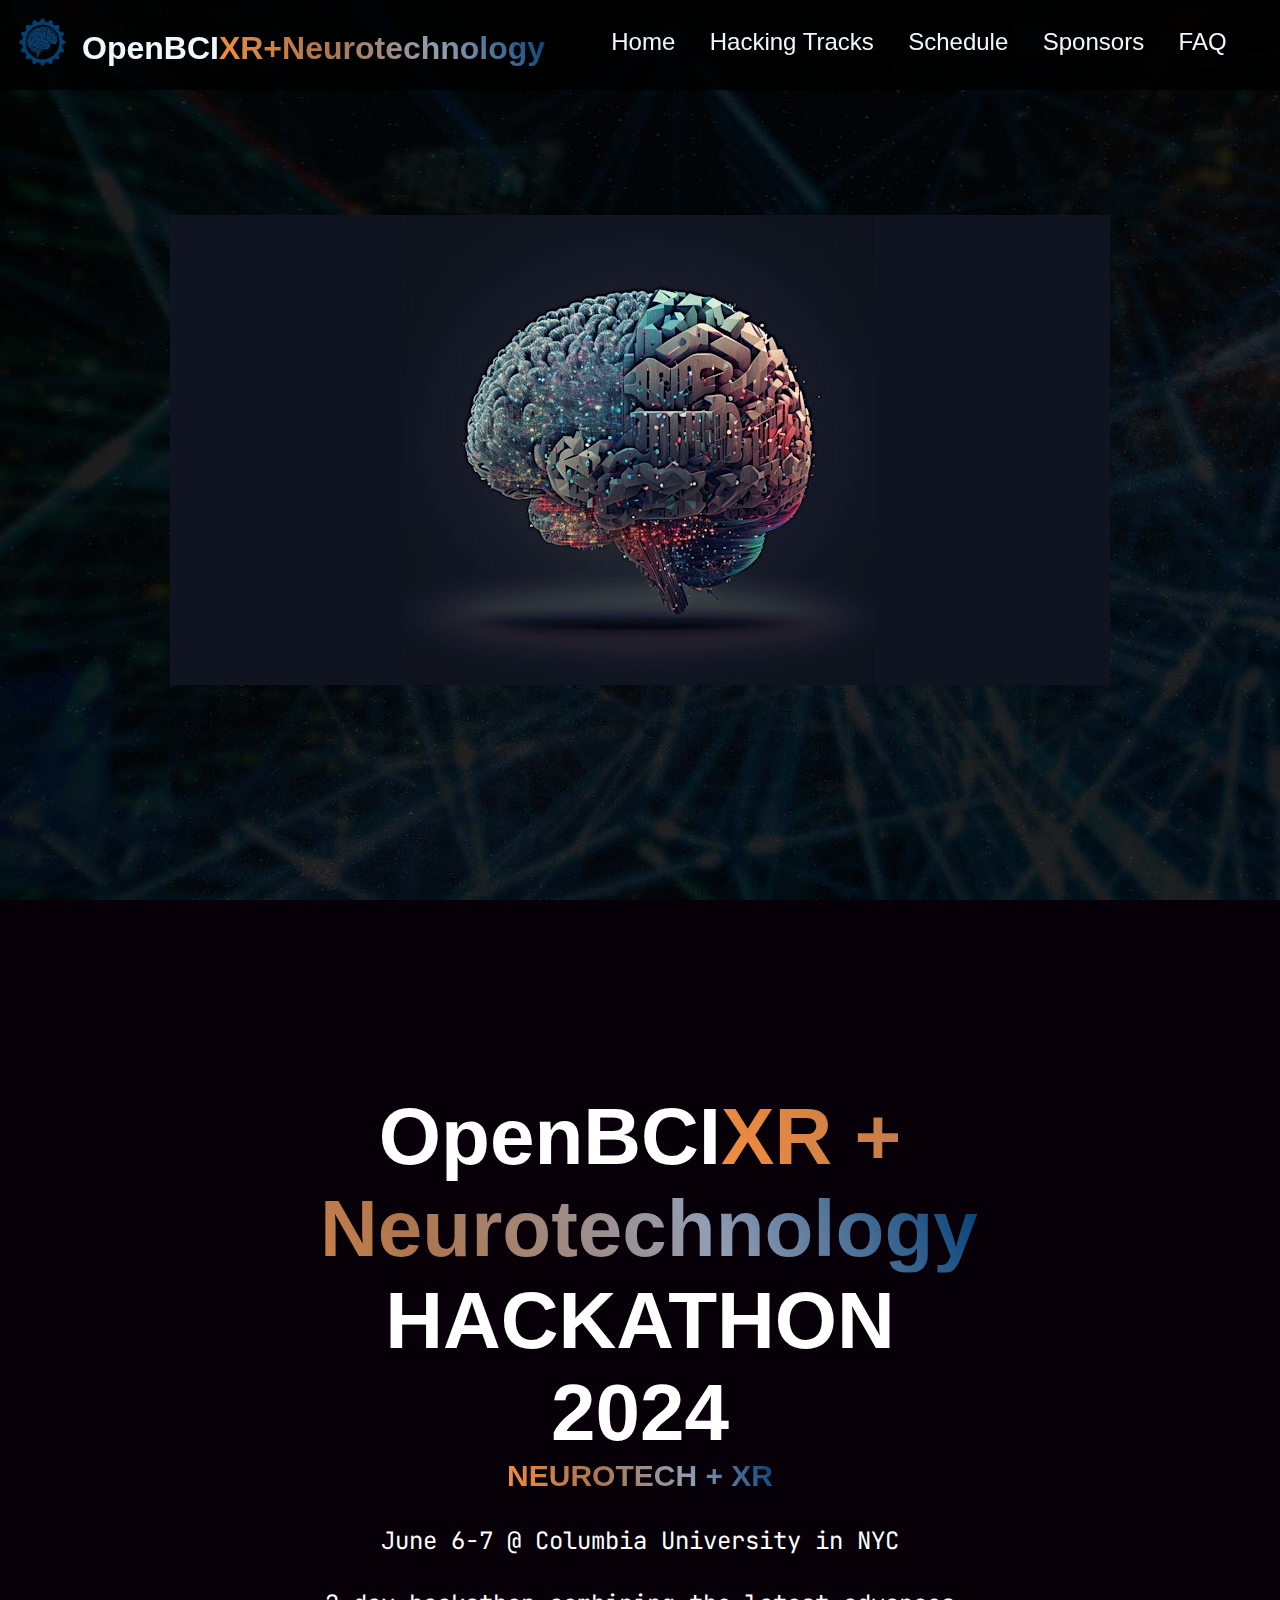
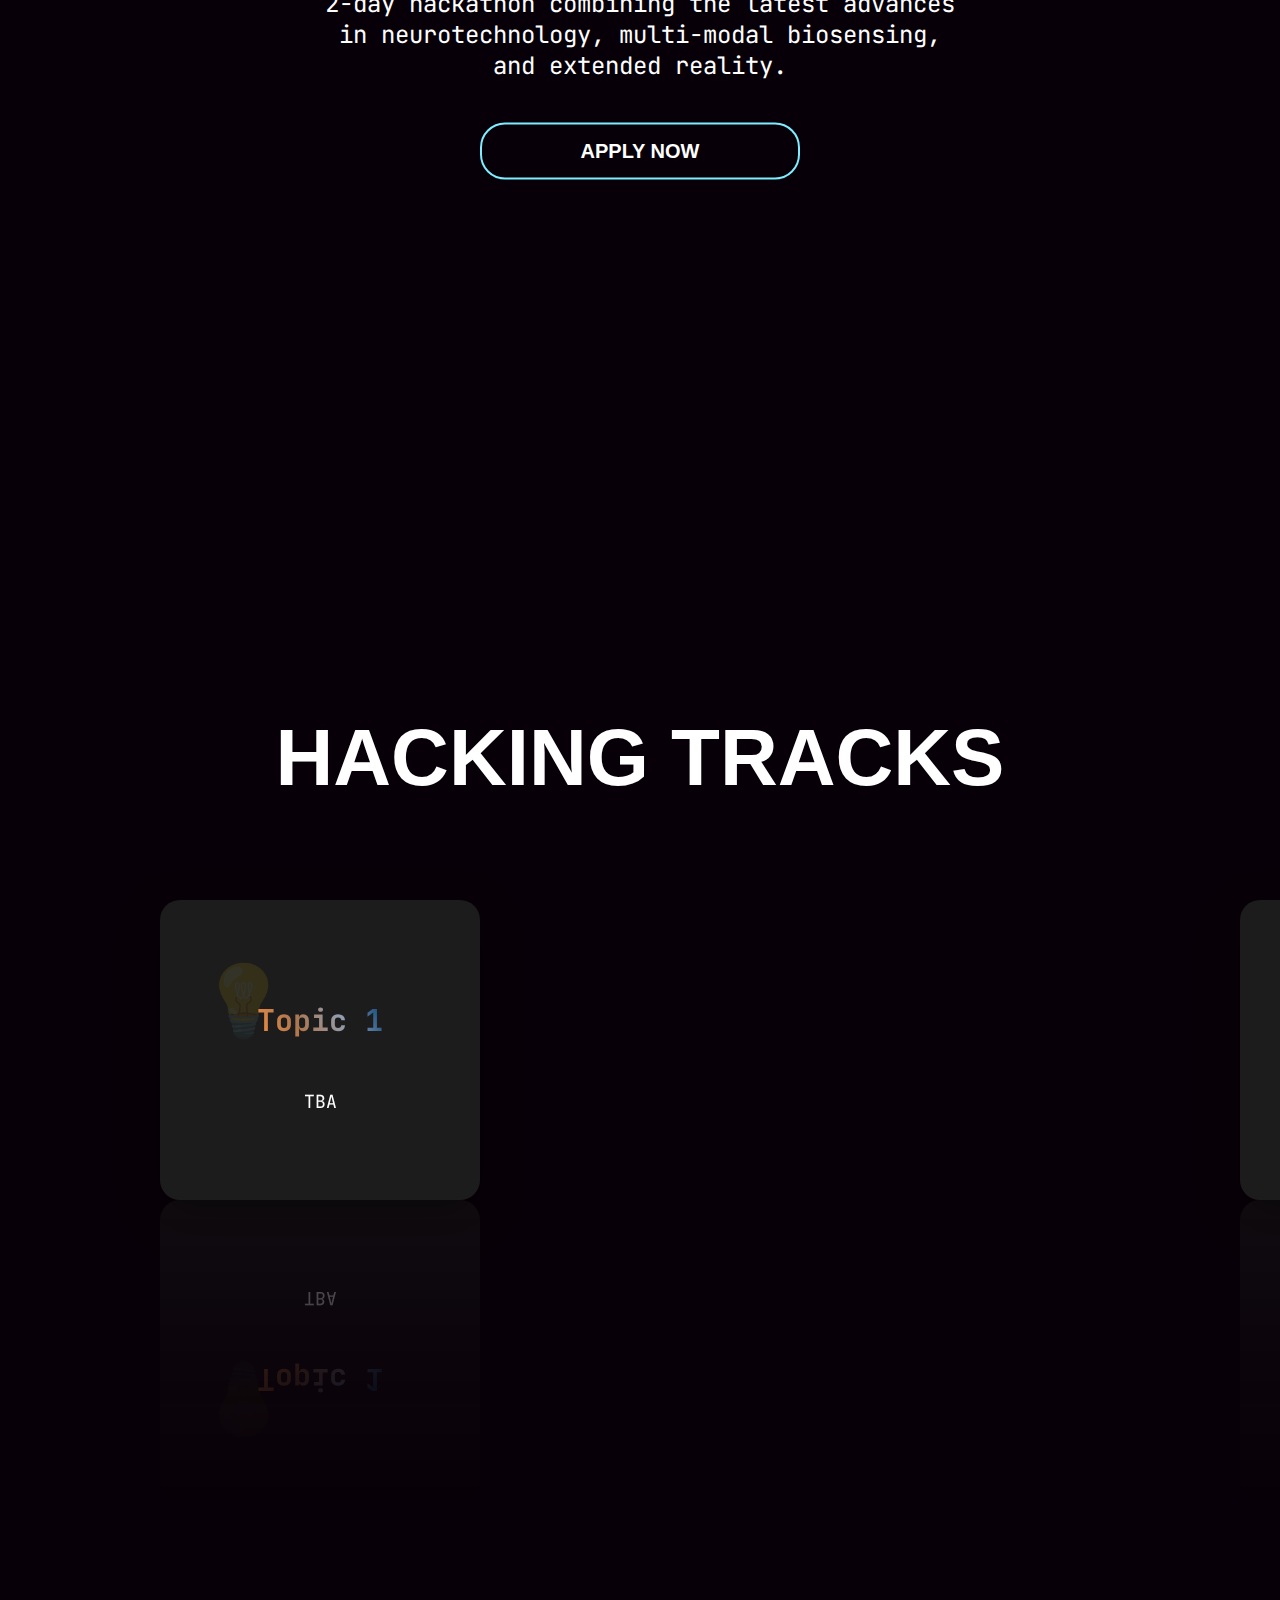
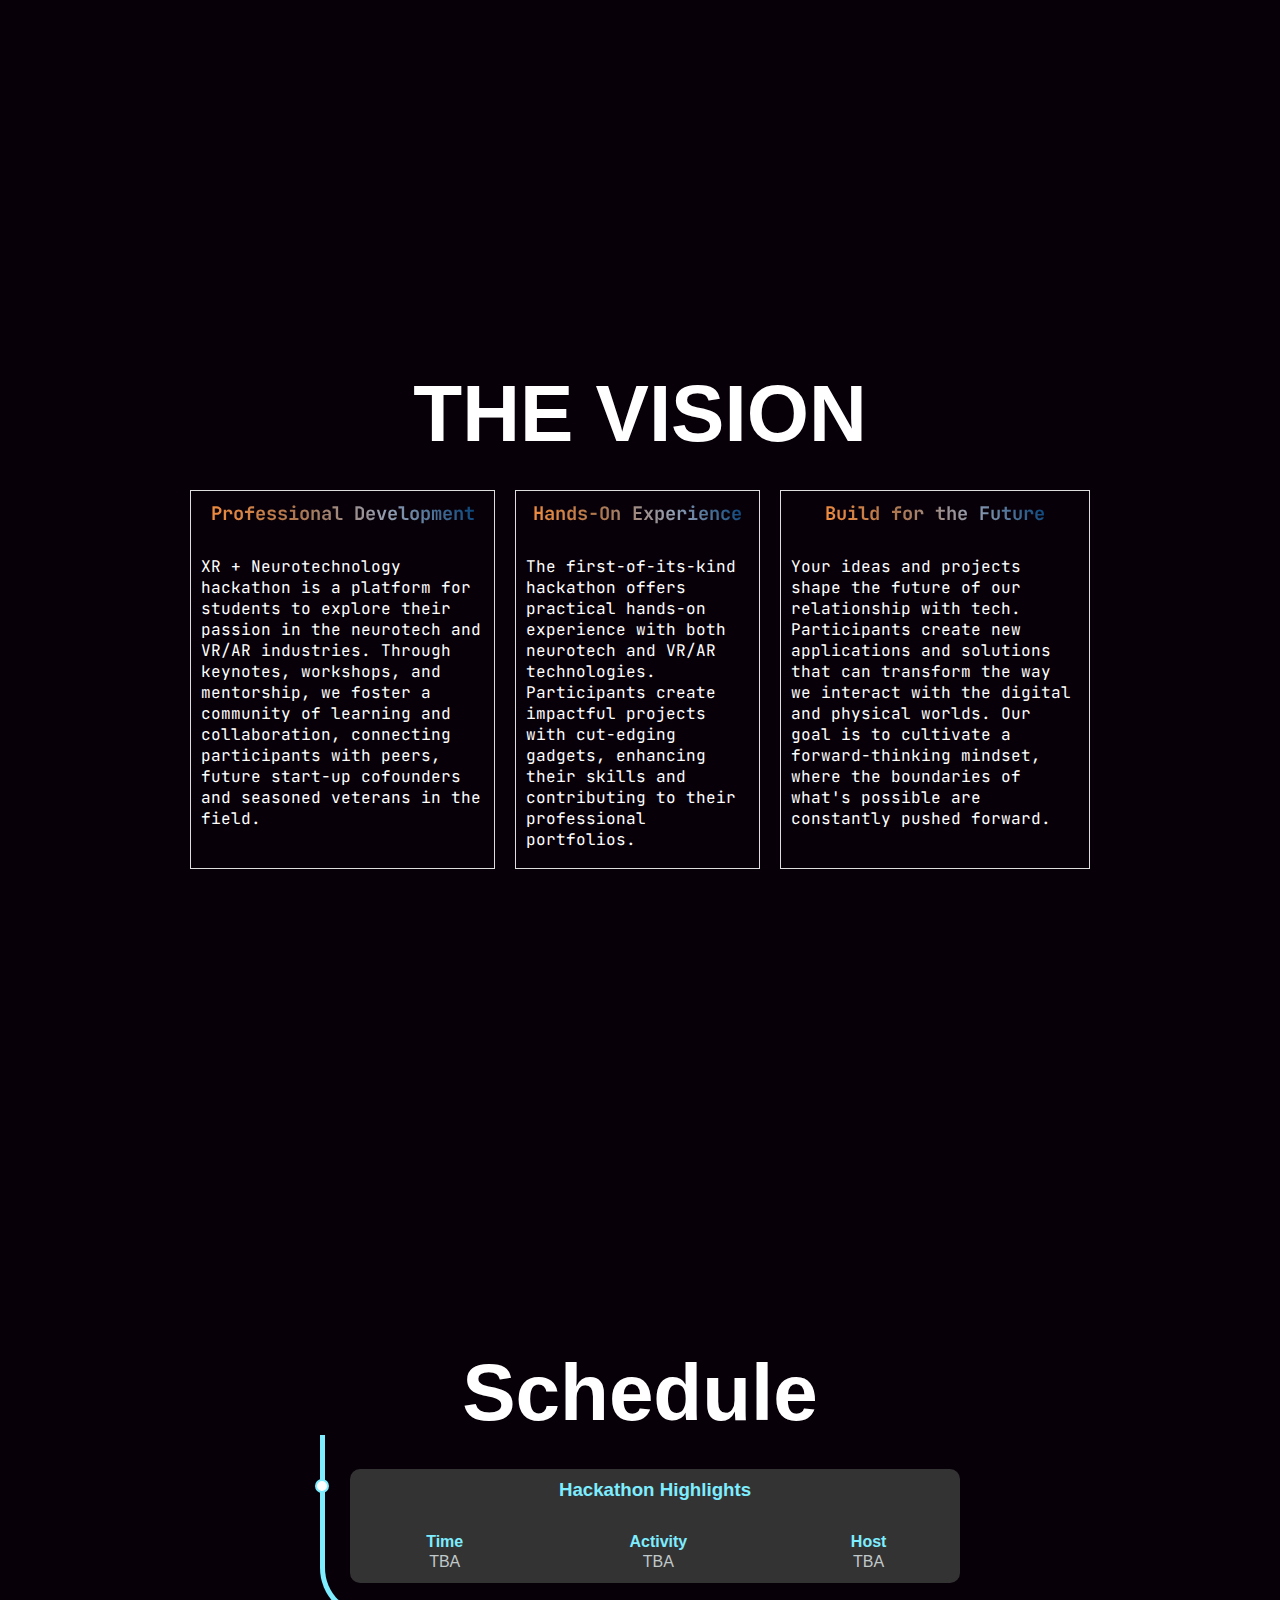
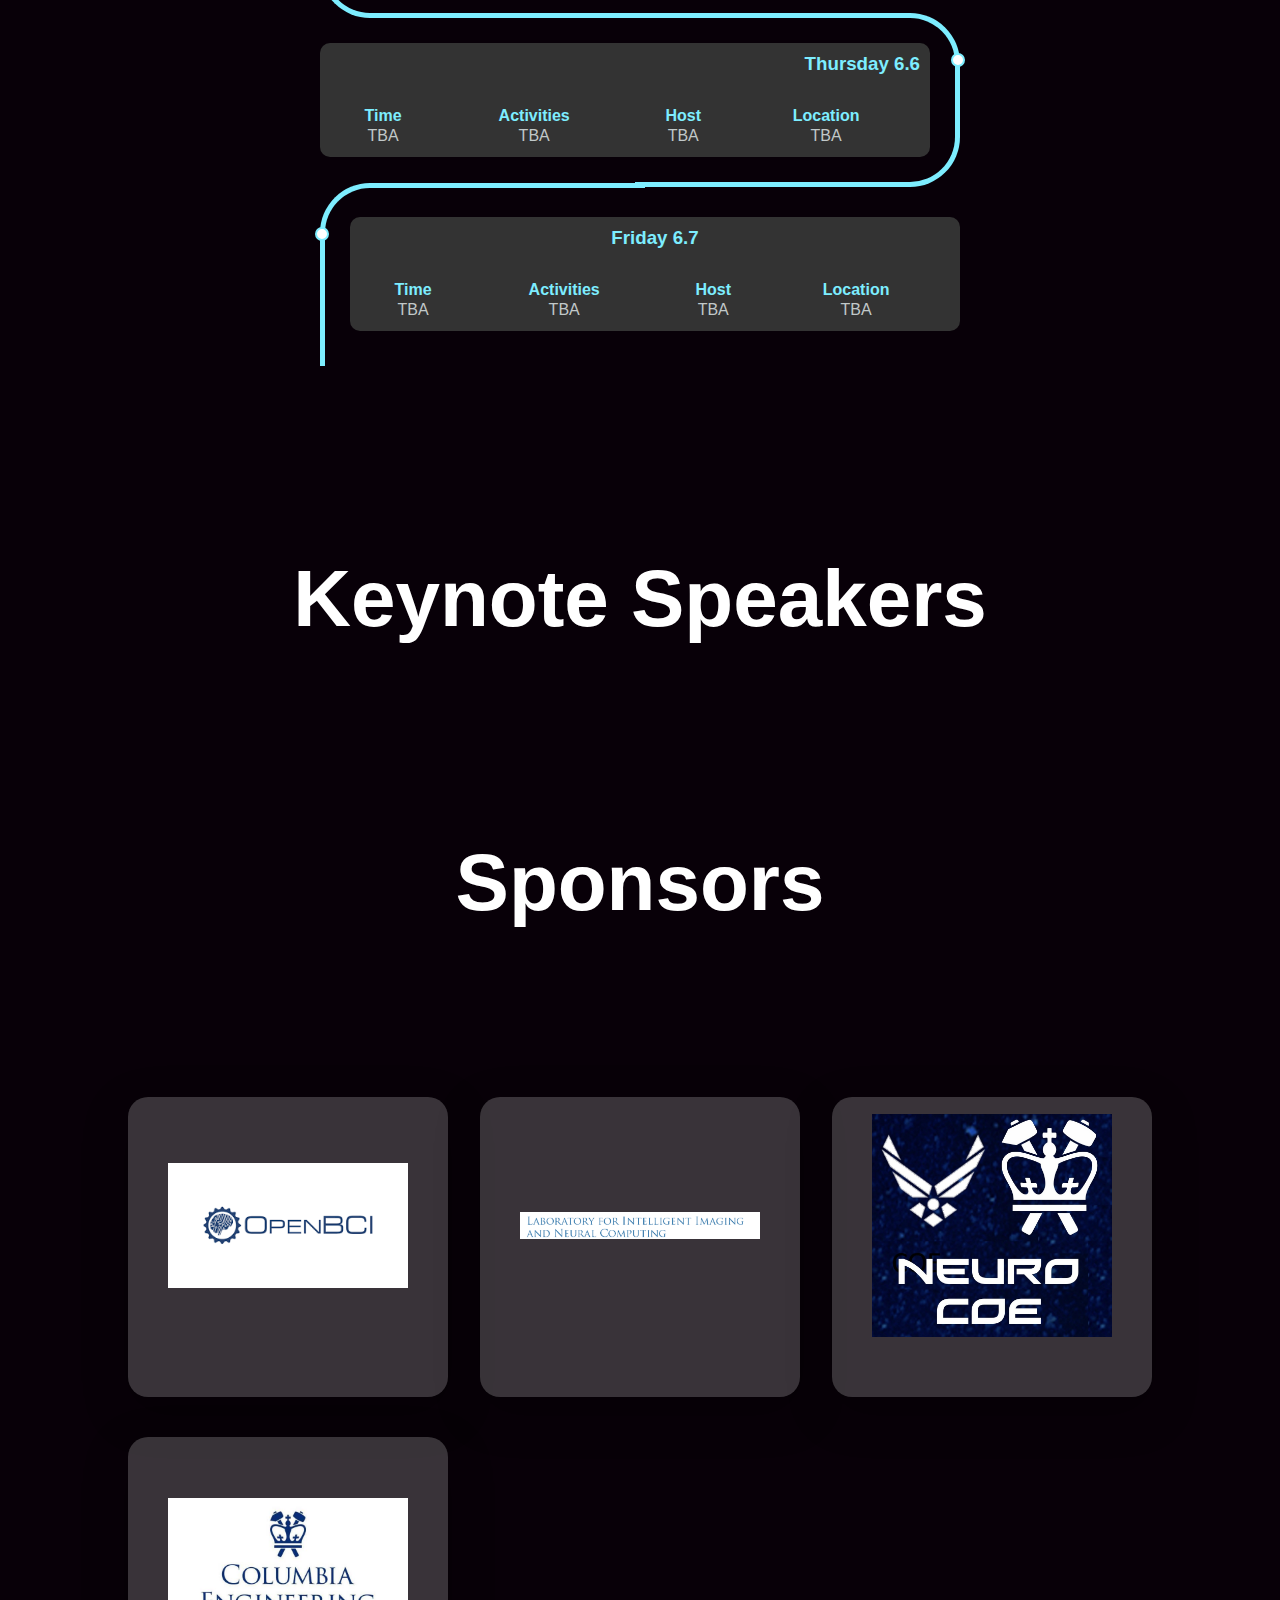
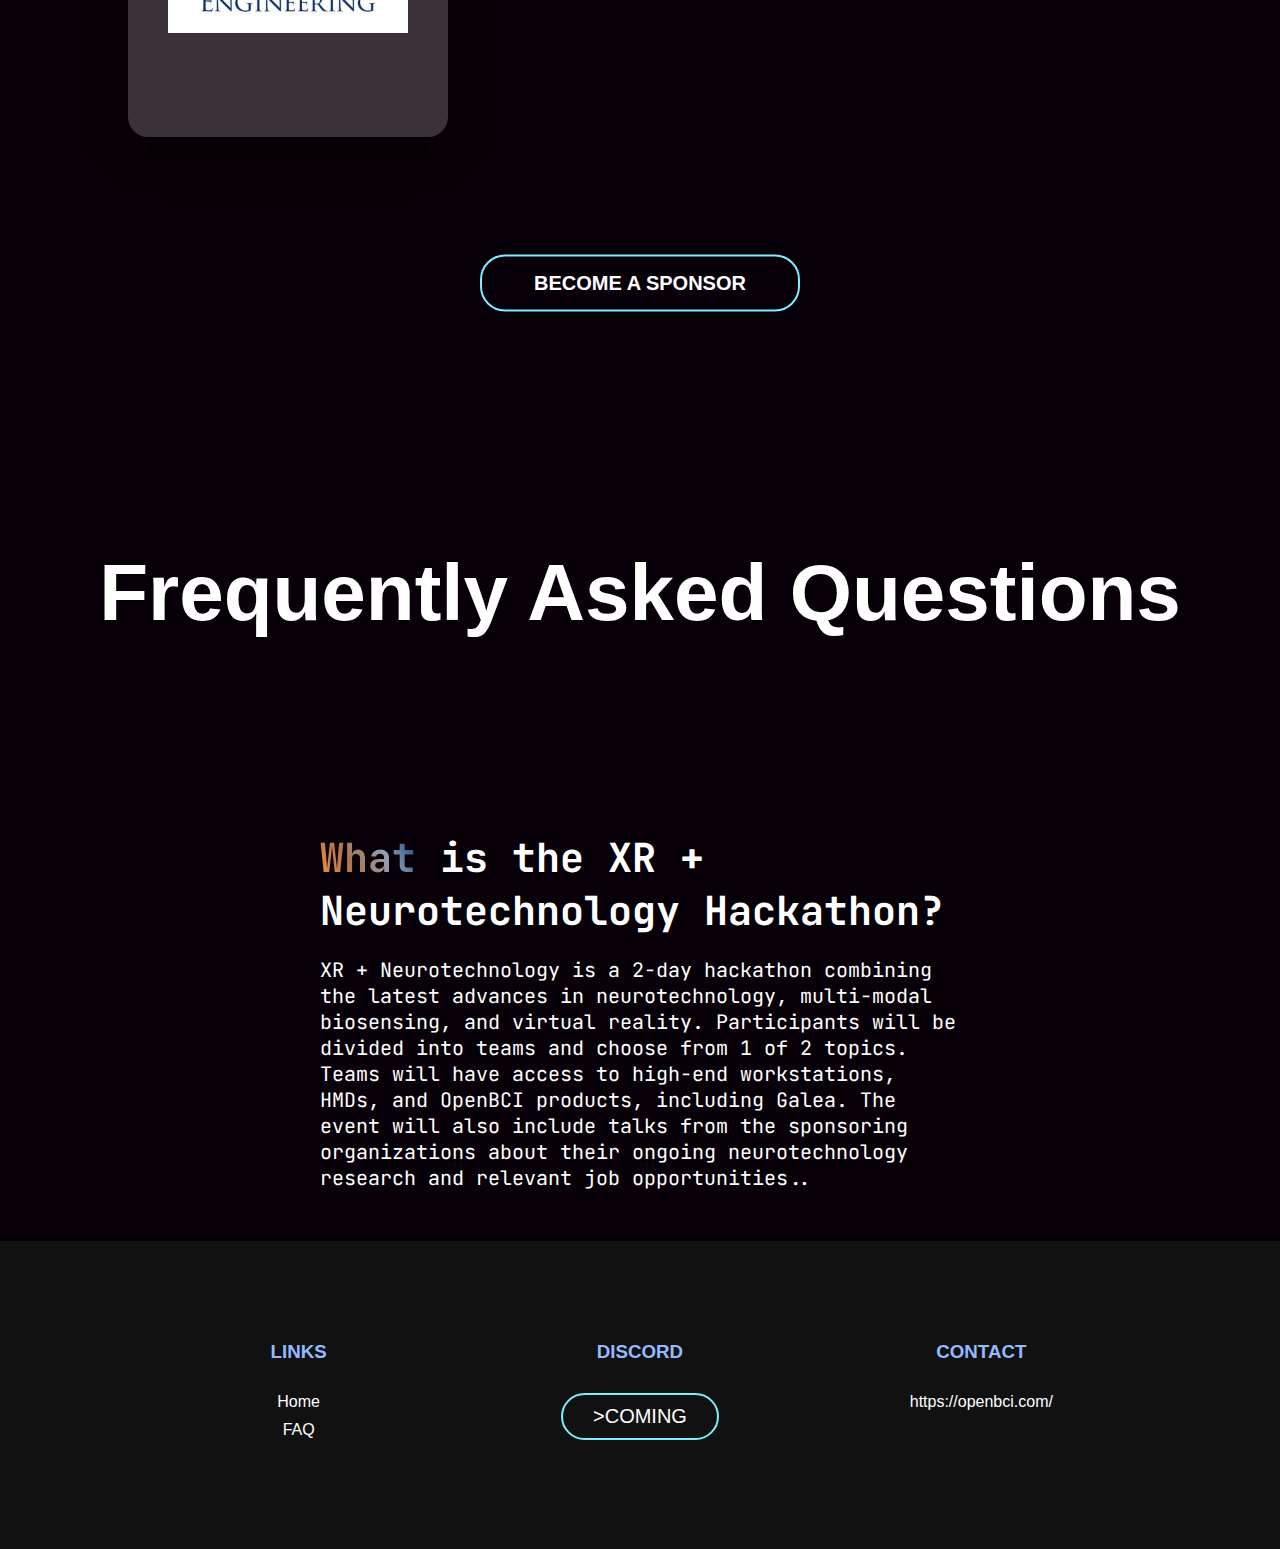
<file: index.html>
<!DOCTYPE html>
<html>

<head>
	<title>OpenBCI XR Neurotechnology Hackathon 2024</title>
	<meta charset="utf-8" />
	<meta name="viewport" content="width=device-width, initial-scale=1.0" />
	<!--google font-->
	<link rel="preconnect" href="https://fonts.gstatic.com/">
	<link href="https://fonts.googleapis.com/css?family=Noto+Sans+Tamil&display=swap" rel="stylesheet" />
	<link href="https://fonts.googleapis.com/css?family=Poppins:wght@400;700&display=swap" rel="stylesheet" />
	<link rel="stylesheet" href="https://fonts.googleapis.com/css?family=JetBrains+Mono">
	<link href="./css/hackathon.css" rel="stylesheet" />
	<link href="./css/timeline.css" rel="stylesheet" />
	<link rel="stylesheet" href="https://cdnjs.cloudflare.com/ajax/libs/font-awesome/6.4.2/css/all.min.css"/>
	<link rel="stylesheet" href="https://cdnjs.cloudflare.com/ajax/libs/font-awesome/4.7.0/css/font-awesome.min.css">
	<link href="https://fonts.cdnfonts.com/css/thegoodmonolith" rel="stylesheet">
	<link rel="stylesheet" href="https://cdnjs.cloudflare.com/ajax/libs/font-awesome/4.7.0/css/font-awesome.min.css">
	<link rel="stylesheet" href="css/hackathon.css">


</head>
<body>
	<div id="navbar" class="header">
		<nav>
			<a href="index.html">
				<div id="logo" class="logo">
					<img id="image3" class="logopic" alt="logo" src='images/openbci_circle.png'/>
					<h1 class="neureality">OpenBCI<span class="colortext">XR+Neurotechnology</span></h1>
				</div>
			</a>

			  <ul class="nav-links" id="myTopnav">
				<li id="Home"><a href="./index.html">Home</a></li>
				<li id="Hacking Tracks"><a href="./index.html#hacking_tracks">Hacking Tracks</a></li>
				<li id="Events"><a href="./index.html#schedule_sec">Schedule</a></li>
				<li id="Team"> <a href="./index.html#sponsors">Sponsors</a></li>
				<li id="Contact"><a href="./index.html#faq">FAQ</a></li>
				  <a href="javascript:void(0);" class="icon" onclick="myFunction()"><i class="fa fa-bars"></i></a>
			  </ul>
		</nav>
	</div>


	<script>
		/* Toggle between adding and removing the "responsive" class to topnav when the user clicks on the icon */
		function myFunction() {
		  var x = document.getElementById("myTopnav");
		  if (x.className === "nav-links") {
			x.className += " responsive";
		  } else {
			x.className = "nav-links";
		  }
		}
	</script>

	<div class="landing">
		<img class="wrapper__image" src="./images/openbci_hackathon_banner.jpg" alt="OpenBCI Hackathon" />
   <!-- <video autoplay muted class="wrapper__video">
      <source src="./images/Neureality%20Hackathon_Promo_1080p_v2.mp4">
   </video> -->
	</div>


	<div class="landing">
		<div class="text-container">
			<div id='major_word' class="major_word">
				<h1 class="title_word">OpenBCI<span class="colortext">XR + Neurotechnology</span> HACKATHON 2024</h1>
				<h2 class="title_word2"><span class="colortext">NEUROTECH + XR </span> </h2>
				<p class="subtitle_word">June 6-7 @ Columbia University in NYC</p>
				<p class="subtitle_word">2-day hackathon combining the latest advances in neurotechnology, multi-modal biosensing, and extended reality.</p>
			</div>
			<button id="getstart" class="getstart" type="button" onclick="window.location.href='https://www.eventbrite.com/e/hackathon-xr-neurotechnology-tickets-657866545547';"><span1></span1>APPLY NOW</button>

		</div>
	</div>


	<script>
		if (window.screen.width > 600) {
			let word = document.getElementById('title_word');
			window.addEventListener('scroll',function(){
				let value= window.scrollY;
				word.style.fontSize = 600 +value +'%';
			})}
	</script>

	<!-- <div class="landing2">
	<div class="text-container">
				<button id="getstart" class="getstart" type="button" onclick="window.open('https://calendar.google.com/calendar/u/0?cid=Y19lMzRlNmYwZDFhOWMzMWQxNDdmM2ExNDQ3MjVlNTczM2Q3ZTNlMjk0NGM1NTc4ZTYyMzI4ZThlNDJmZDk1NTc4QGdyb3VwLmNhbGVuZGFyLmdvb2dsZS5jb20', '_blank');"><span1></span1>Add to Calendar!</button>
				<button id="getstart" class="getstart" type="button" onclick="window.location.href='https://forms.gle/R46tcVrDjuF7RNbb9';"><span1></span1>Register Now!</button>
		</div>
	</div> -->


	<div id="hacking_tracks" class="text-container2">

		<div id="major_word" class="major_word">
			<h1 class="title_word">HACKING TRACKS</h1>
		</div>

		<div class="box_container">
			<div class="box" onclick="window.open('https://www.eventbrite.com/e/hackathon-xr-neurotechnology-tickets-657866545547');">
				<h2>💡</h2>
				<h3><span class="colortext_h3">Topic 1</span></h3>
				<div class="descrip">TBA</div>
				<ul class="list">
					<li>TBA</li>
				</ul>
			</div>

			<div class="box" onclick="window.open('https://www.eventbrite.com/e/hackathon-xr-neurotechnology-tickets-657866545547');">
				<h2>💡</h2>
				<h3><span class="colortext_h3">Topic 2</span></h3>
				<div class="descrip"> TBA </div>
				<ul class="list">
					<li>TBA</li>
				</ul>
			</div>
		</div>

	</div>

	<div id="the_vision" class="text-container2">
		<div id="major_word" class="major_word">
			<h1 class="title_word">THE VISION</h1>
		</div>
		<!-- Start of Our Missions Section -->
		<div class="missions-container" style="display: flex; justify-content: space-around; padding: 20px;">
			<!-- Mission Block 1: Professional Development -->
			<div class="mission-block" style="margin: 10px; padding: 10px; border: 1px solid #ddd;">
				<h3><span class="colortext_body">Professional Development</span></h3>
				<p class="mission-item">XR + Neurotechnology hackathon is a platform for students to explore their passion in the neurotech and VR/AR industries. Through keynotes, workshops, and mentorship, we foster a community of learning and collaboration, connecting participants with peers, future start-up cofounders and seasoned veterans in the field. </p>
			</div>

			<!-- Mission Block 2: Hands-On Experience -->
			<div class="mission-block" style="margin: 10px; padding: 10px; border: 1px solid #ddd;">
				<h3><span class="colortext_body">Hands-On Experience</span></h3>
				<p class="mission-item">The first-of-its-kind hackathon offers practical hands-on experience with both neurotech and VR/AR technologies. Participants create impactful projects with cut-edging gadgets, enhancing their skills and contributing to their professional portfolios.</p>
			</div>

			<!-- Mission Block 3: Knowledge Sharing -->
			<div class="mission-block" style="margin: 10px; padding: 10px; border: 1px solid #ddd;">
				<h3><span class="colortext_body">Build for the Future</span></h3>
				<p class="mission-item">Your ideas and projects shape the future of our relationship with tech. Participants create new applications and solutions that can transform the way we interact with the digital and physical worlds. Our goal is to cultivate a forward-thinking mindset, where the boundaries of what's possible are constantly pushed forward.</p>
			</div>
		</div>
	</div>

	<style>
		@media (max-width: 768px) {
			.missions-container {
				flex-direction: column;
			}
			.mission-block {
				flex-basis: 100%;
			}
		}
	</style>


	<!-- End of Our Missions Section -->

	<div id="schedule_sec" class="schedule_sec">
		<div class="text-container3">

			<div id="major_word" class="major_word">
				<h1 class="title_word">Schedule</h1>
			</div>

			<div class="timeline">
  <div class="outer">
    <div class="card">
      <div class="info">
        <h3 class="title">Hackathon Highlights</h3>
			<table>
			  <tr>
				<th>Time</th>
				<th>Activity</th>
				<th>Host</th>
			  </tr>
			  <tr>
				<td>TBA</td>
				<td>TBA</td>
				<td>TBA</td>
			  </tr>
			</table>
          </div>
    </div>
    
    <div class="card">
      <div class="info">
        <h3 class="title">Thursday 6.6</h3>
          <table>
			  <tr>
				<th>Time</th>
				<th>Activities</th>
				  <th>Host</th>
				  <th>Location</th>
			  </tr>

			  <tr>
				<td>TBA</td>
				<td>TBA</td>
				  <td>TBA</td>
				  <td>TBA</td>
			  </tr>

			  <!-- <tr>
				<td>7:30 AM</td>
				<td>Breakfast Available</td>
				  <td>Everyone</td>
				  <td>Carleton Commons</td>
			  </tr>

			  <tr>
				<td>9-10 AM</td>
				<td> <span class="colortext_body">Neurotech Workshop: </span>Unicorn Brain Interface Demonstration with Unity Game Interface</td>
				  <td>Michele Romani, Fan Cao @g.tec</td>
				  <td>Davis Auditorium</td>
			  </tr>

			   <tr>
				<td>9-10 AM</td>
				<td>Hardware Distribution & Neurotech Workshop: How to run a Real-time BCI Application</td>
				  <td>Michele Romani, Fan Cao @g.tec</td>
				  <td>Davis Auditorium</td>
			  </tr> -->

			</table>
	  </div>
    </div>
    <div class="card">
      <div class="info">
        <h3 class="title">Friday 6.7</h3>
		    <table>
			  <tr>
				<th>Time</th>
				<th>Activities</th>
				  <th>Host</th>
				  <th>Location</th>
			  </tr>

			  <tr>
				<td>TBA</td>
				<td>TBA</td>
				  <td>TBA</td>
				  <td>TBA</td>
			  </tr>
			  <!-- <tr>
				<td>8:00 AM</td>
				<td>Breakfast Available</td>
				  <td>Everyone</td>
				  <td>Carleton Commons</td>
			  </tr>


				<tr>
				<td>10:30 AM</td>
				<td><span class="colortext_body">Keynote Talk Section: </span> The Convergence of Implicit Brain-Computer Interfaces and Reality-Based Interaction</td>
				  <td>Erin Solovey @WPI</td>
				  <td>Davis Auditorium</td>
			  </tr>



				<tr>
				<td>Noon</td>
				<td>Lunch Available</td>
				  <td>Everyone</td>
				  <td>Carleton Commons</td>
			  </tr>

			  <tr>
				<td>6:00 PM</td>
				<td>Dinner Available</td>
				  <td>Everyone</td>
				  <td>Carleton Commons</td>
			  </tr>


				<tr>
				<td>9:00 PM</td>
				<td>Submit your deliverables! You can still work on demos and presentations.</td>
				  <td>Everyone</td>
				  <td>Carleton Commons</td>
			  </tr>

				<tr>
				<td>10:00 PM</td>
				<td>Workspace Closed</td>
				  <td>Everyone</td>
				  <td>Carleton Commons</td>
			  </tr> -->

			</table>
	  </div>
    </div>
  </div>
</div>
    </div>
        </div>





		<div id="" class="">
			 <div class="text-container3">

			 	<div id="major_word" class="major_word">
			 		<h1 class="title_word">Keynote Speakers</h1>
			 	</div>
			 </div>


			<!-- <div class="card_sec">
				<div class="box_container">
					<div class="box">
						<img id="liinc" class="pic" alt="picture" src='./images/paul.png'>
						<h3>Paul <span class="colortext">Sajda</span></h3>
						<div class="descrip"> </div>
						<ul class="list">
							<li> Columbia University Professor of Biomedical Engineering, Electrical Engineering and Radiology(Physics); Chair, Department of Biomedical Engineering </li>
							<li> Director of Laboratory for Intelligent Imaging and Neural Computing</li>
						</ul>
					</div>

					<div class="box">
						<img id="liinc" class="pic" alt="picture" style="width:200px;height:200px;overflow:hidden" src='./images/feiner.jpg'>


						<h3>Steven K. <span class="colortext">Feiner</span></h3>
						<div class="descrip"> </div>
						<ul class="list">
							<li> Professor of Computer Science at Columbia University </li>
							<li> Director of Computer Graphics and User Interfaces Lab</li>
						</ul>

					</div>

					<div class="box">
						<img id="liinc" class="pic" alt="picture" style="width:200px;height:200px;overflow:hidden" src='./images/chrisguger.jpeg'>


						<h3>Christoph <span class="colortext">Guger</span></h3>
						<div class="descrip"> </div>
						<ul class="list">
							<li> Founder and CEO of g.tec</li>
							<li> visit website at  www.gtec.at and www.unicorn-bi.com.</li>
							<li> Find more information about spring school at  https://www.gtec.at/spring-school-2024/</li>
						</ul>
					</div>


					<div class="box">
						<img id="liinc" class="pic" alt="picture" style="width:200px;height:200px;overflow:hidden" src='./images/ErinSolovey.jpg'>


						<h3>Erin T.<span class="colortext"> Solovey</span></h3>
						<div class="descrip"> </div>
						<ul class="list">
							<li> Associate Professor of Computer Science</li>
							<li> Worcester Polytechnic Institute</li>
						</ul>
					</div>


					<div class="box">
						<img id="liinc" class="pic" alt="picture" style="width:200px;height:200px;overflow:hidden" src='./images/Valentin-Huen-475x500.jpg'>


						<h3>Valentin<span class="colortext"> Heun</span></h3>
						<div class="descrip"> </div>
						<ul class="list">
							<li> VP of Innovation Engineering at PTC</li>
							<li> Research focuses on new computer interaction methods for the physical space</li>
						</ul>
					</div> -->

				</div>

			</div>
		</div>





		<div id="sponsors" class="sponsors">
			 <div class="text-container3">

			 	<div id="major_word" class="major_word">
			 		<h1 class="title_word">Sponsors</h1>
			 	</div>

			 </div>


			<div class="card_sec2">
				<div class="box_container">
					<div class="box2">
						<a href="https://openbci.com/"><img id="liinc" class="cgui" alt="OpenBCI" src='./images/openbci.png'></a>
					</div>

					<div class="box2">
						<a href="https://liinc.bme.columbia.edu"><img id="liinc" class="cgui" alt="LIINC" src='./images/liinc.png'></a>
					</div>

					<div class="box2">
						<a href="https://afcoe.columbia.edu"><img id="liinc" class="cgui" alt="neuro-coe" src='./images/neuro-coe.jpg'></a>
					</div>

					<div class="box2">
						<a href="https://www.engineering.columbia.edu/"><img id="liinc" class="cgui" alt="Columbia Engineering" src='./images/columbia-engineering-logo_0_720.jpg'></a>
					</div>

				</div>
			</div>
		</div>

	<div class="landing2">
	<div class="text-container">
				<button id="getstart" class="getstart" type="button" onclick="window.location.href='https://www.eventbrite.com/e/hackathon-xr-neurotechnology-tickets-657866545547';"><span1></span1>BECOME A SPONSOR</button>
		</div>
	</div>

		<div id="a" class="a">
			 <div class="text-container3">
				 <div id="major_word" class="major_word">
					<h1 class="title_word">Frequently Asked Questions</h1>

			 	</div>
			 </div>
		</div>


	<div class="faq">
		<div class="text-container5">

		<div class="faq-item">
			<h2 class="FAQ_Q"><span class="colortext_body">What</span> is the XR + Neurotechnology Hackathon?</h2>
			<p class="answer"> XR + Neurotechnology is a 2-day hackathon combining the latest advances in neurotechnology, multi-modal biosensing, and virtual reality. Participants will be divided into teams and choose from 1 of 2 topics. Teams will have access to high-end workstations, HMDs, and OpenBCI products, including Galea. The event will also include talks from the sponsoring organizations about their ongoing neurotechnology research and relevant job opportunities..</p>
		</div>

	</div>

	</div>

	<footer>
	<div class="footer1">
		<div class="footerlink">
			<h3>LINKS</h3>
			<a href="./index.html">Home</a>
			<a href="./index.html#faq">FAQ</a>

		</div>

		<div class="footernews">
			<h3>DISCORD</h3>

			<button class="emailsubmit" onclick="window.location.href=''">>COMING</button>

		</div>

		<div class="footercontect">
			<h3>CONTACT</h3>
			<p>https://openbci.com/</p>


		</div>
	</div>


</footer>




</body>
</html>
</file>
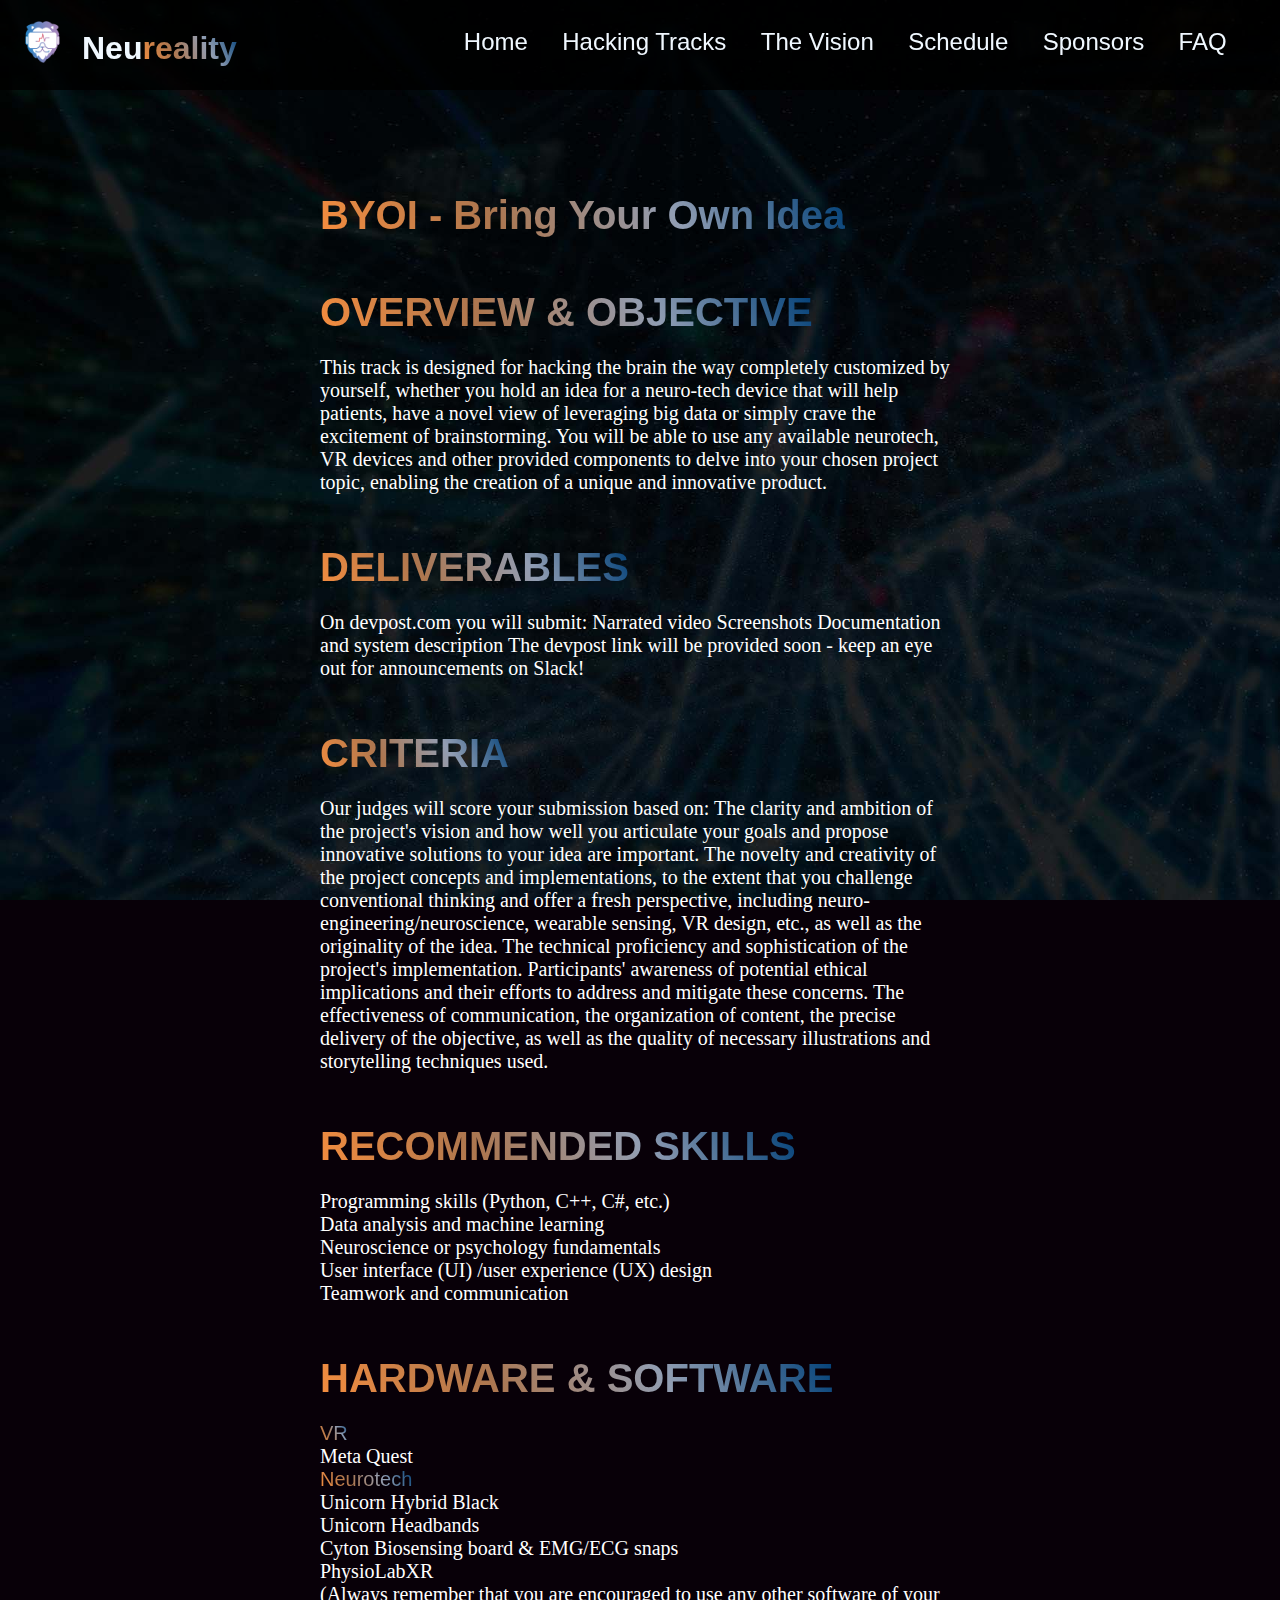
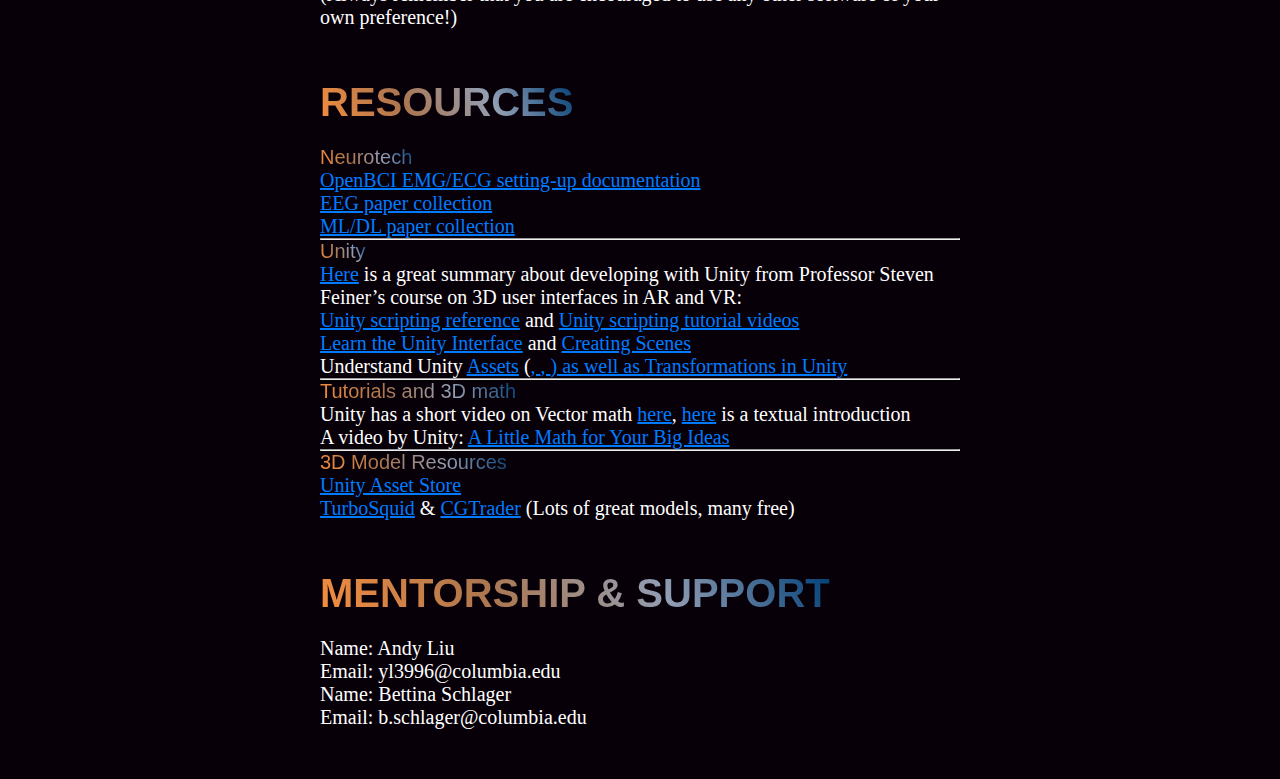
<file: BYOI.html>
<!DOCTYPE html>
<html>

<head>
	<title>Neureality</title>
	<meta charset="utf-8" />
	<meta name="viewport" content="width=device-width, initial-scale=1.0" />
	<!--google font-->
	<link rel="preconnect" href="https://fonts.gstatic.com/">
	<link href="https://fonts.googleapis.com/css?family=Noto+Sans+Tamil&display=swap" rel="stylesheet" />
	<link href="https://fonts.googleapis.com/css?family=Poppins:wght@400;700&display=swap" rel="stylesheet" />
	<link href="./css/hackathon.css" rel="stylesheet" />
	<link rel="stylesheet" href="https://cdnjs.cloudflare.com/ajax/libs/font-awesome/6.4.2/css/all.min.css"/>
	<link rel="stylesheet" href="https://cdnjs.cloudflare.com/ajax/libs/font-awesome/4.7.0/css/font-awesome.min.css">
	<link href="https://fonts.cdnfonts.com/css/thegoodmonolith" rel="stylesheet">



</head>
<body>
	<div id="navbar" class="header">
		<nav>
			<a href="index.html">
				<div id="logo" class="logo">
					<img id="image3" class="logopic" alt="logo" src='images/icon2.png'/>
					<h1 class="neureality">Neu<span class="colortext">reality</span></h1>
				</div>
			</a>

			  <ul class="nav-links" id="myTopnav">
				<li id="Home"><a href="./hackathon.html">Home</a></li>
				<li id="Hacking Tracks"><a href="./hackathon.html#hacking_tracks">Hacking Tracks</a></li>
				<li id="The Vision"><a href="./hackathon.html#the_vision">The Vision</a></li>
				<li id="Events"><a href="./hackathon.html#schedule_sec">Schedule</a></li>
				<li id="Team"> <a href="./hackathon.html#sponsors">Sponsors</a></li>
				<li id="Contact"><a href="./FAQ.html">FAQ</a></li>
				  <a href="javascript:void(0);" class="icon" onclick="myFunction()"><i class="fa fa-bars"></i></a>
			  </ul>
		</nav>
	</div>



	<div class="text-container5">

		<div class="faq-item">
			<h2 class="FAQ_Q"><span class="colortext">BYOI - Bring Your Own Idea</span></h2>

		</div>


		<div class="faq-item">
			<h2 class="FAQ_Q"><span class="colortext">OVERVIEW & OBJECTIVE</span></h2>
			<p class="answer">This track is designed for hacking the brain the way completely customized by yourself, whether you hold an idea for a neuro-tech device that will help patients, have a novel view of leveraging big data or simply crave the excitement of brainstorming. You will be able to use any available neurotech, VR devices and other provided components to delve into your chosen project topic, enabling the creation of a unique and innovative product.

</div>

		<div class="faq-item">
			<h2 class="FAQ_Q"><span class="colortext">DELIVERABLES</span></h2>
			<p class="answer">On devpost.com you will submit:
Narrated video
Screenshots
Documentation and system description
The devpost link will be provided soon - keep an eye out for announcements on Slack!
</p>
		</div>

		<div class="faq-item">
			<h2 class="FAQ_Q"><span class="colortext">CRITERIA</span></h2>
			<p class="answer">Our judges will score your submission based on:
The clarity and ambition of the project's vision and how well you articulate your goals and propose innovative solutions to your idea are important.
The novelty and creativity of the project concepts and implementations, to the extent that you challenge conventional thinking and offer a fresh perspective, including neuro-engineering/neuroscience, wearable sensing, VR design, etc., as well as the originality of the idea.
The technical proficiency and sophistication of the project's implementation.
Participants' awareness of potential ethical implications and their efforts to address and mitigate these concerns.
The effectiveness of communication, the organization of content, the precise delivery of the objective, as well as the quality of necessary illustrations and storytelling techniques used.
</p>
		</div>

		<div class="faq-item">
			<h2 class="FAQ_Q"><span class="colortext">RECOMMENDED SKILLS</span></h2>
			<p class="answer">Programming skills (Python, C++, C#, etc.)</p>
			<p class="answer">Data analysis and machine learning</p>
<p class="answer">Neuroscience or psychology fundamentals</p>
<p class="answer">User interface (UI) /user experience (UX) design</p>
<p class="answer">Teamwork and communication</p>
</p>
		</div>

		<div class="faq-item">
			<h2 class="FAQ_Q"><span class="colortext">HARDWARE & SOFTWARE</span></h2>
			<p class="answer"><span class="colortext">VR</span></p>
			<p class="answer">Meta Quest</p>
			<p class="answer"><span class="colortext">Neurotech</span></p>
			<p class="answer">Unicorn Hybrid Black</p>
			<p class="answer">Unicorn Headbands</p>
			<p class="answer">Cyton Biosensing board & EMG/ECG snaps</p>
			<p class="answer">PhysioLabXR</p>
			<p class="answer">(Always remember that you are encouraged to use any other software of your own preference!)</p>


		</div>

		<div class="faq-item">
			<h2 class="FAQ_Q"><span class="colortext">RESOURCES</span></h2>
			<p class="answer"><span class="colortext">Neurotech</span></p>
			<p class="answer"><a href="https://docs.openbci.com/GettingStarted/Biosensing-Setups/EMGSetup/">OpenBCI EMG/ECG setting-up documentation</a></p>
			<p class="answer"><a href="https://docs.google.com/document/d/1VXbZ-7YEIfdECrUo_wzyT2ngdOeqEUW2RhIlRPctKIs/edit?usp=sharing">EEG paper collection</a></p>
			<p class="answer"><a href="https://docs.google.com/document/d/1wumjpX0UxqVwM3S9Lx18htOa6_7ghvheCtVtiI-qeKk/edit?usp=sharing">ML/DL paper collection</a></p>
			<hr>
			<p class="answer"><span class="colortext">Unity </span></p>
			<p class="answer"><a href="https://www.cs.columbia.edu/~feiner/courses/csw4172/DevelopingWithUnity-24s.pdf">Here</a> is a great summary about developing with Unity from Professor Steven Feiner’s course on 3D user interfaces in AR and VR: </p>
			<p class="answer"><a href="http://docs.unity3d.com/Documentation/ScriptReference/index.html">Unity scripting reference</a> and <a href="https://learn.unity.com/search?k=%5B%22tag%3A5814655a090915001868ebec%22%5D">Unity scripting tutorial videos</a></p>
			<p class="answer"><a href="https://docs.unity3d.com/Manual/UIB-interface-overview.html">Learn the Unity Interface</a> and <a href="http://docs.unity3d.com/Manual/CreatingScenes.html">Creating Scenes</a></p>
			<p class="answer">Understand Unity <a href="http://docs.unity3d.com/Manual/AssetWorkflow.html">Assets</a> (<a href="http://docs.unity3d.com/Manual/PrimitiveObjects.html>"Primitive objects</a>, <a href="http://docs.unity3d.com/Manual/ImportingAssets.html>"Importing Assets</a>, <a href="http://docs.unity3d.com/Manual/3D-formats.html>"Notes on supported formats</a>) as well as <a href="https://docs.unity3d.com/Manual/class-Transform.html">Transformations in Unity</a></p>
			<hr>
			<p class="answer"><span class="colortext">Tutorials and 3D math</span></p>
			<p class="answer">Unity has a short video on Vector math <a href="https://learn.unity.com/tutorial/vector-maths">here</a>, <a href="https://docs.unity3d.com/2019.3/Documentation/Manual/UnderstandingVectorArithmetic.html">here</a> is a textual introduction</p>
			<p class="answer">A video by Unity: <a href="https://www.youtube.com/watch?v=OOeA0pJ8Y2s">A Little Math for Your Big Ideas</a></p>
			<hr>
			<p class="answer"><span class="colortext">3D Model Resources</span></p>
			<p class="answer"><a href="https://assetstore.unity.com/">Unity Asset Store</a></p>
			<p class="answer"><a href="http://turbosquid.com/">TurboSquid</a> & <a href="https://www.cgtrader.com/">CGTrader</a> (Lots of great models, many free)</p>


		</div>

		<div class="faq-item">
			<h2 class="FAQ_Q"><span class="colortext">MENTORSHIP & SUPPORT</span></h2>
			<p class="answer">Name: Andy Liu
</p>
			<p class="answer">Email: yl3996@columbia.edu</p>

			<p class="answer">Name: Bettina Schlager
</p>
			<p class="answer">Email: b.schlager@columbia.edu</p>
		</div>



	</div>



</body>
</html>
</file>
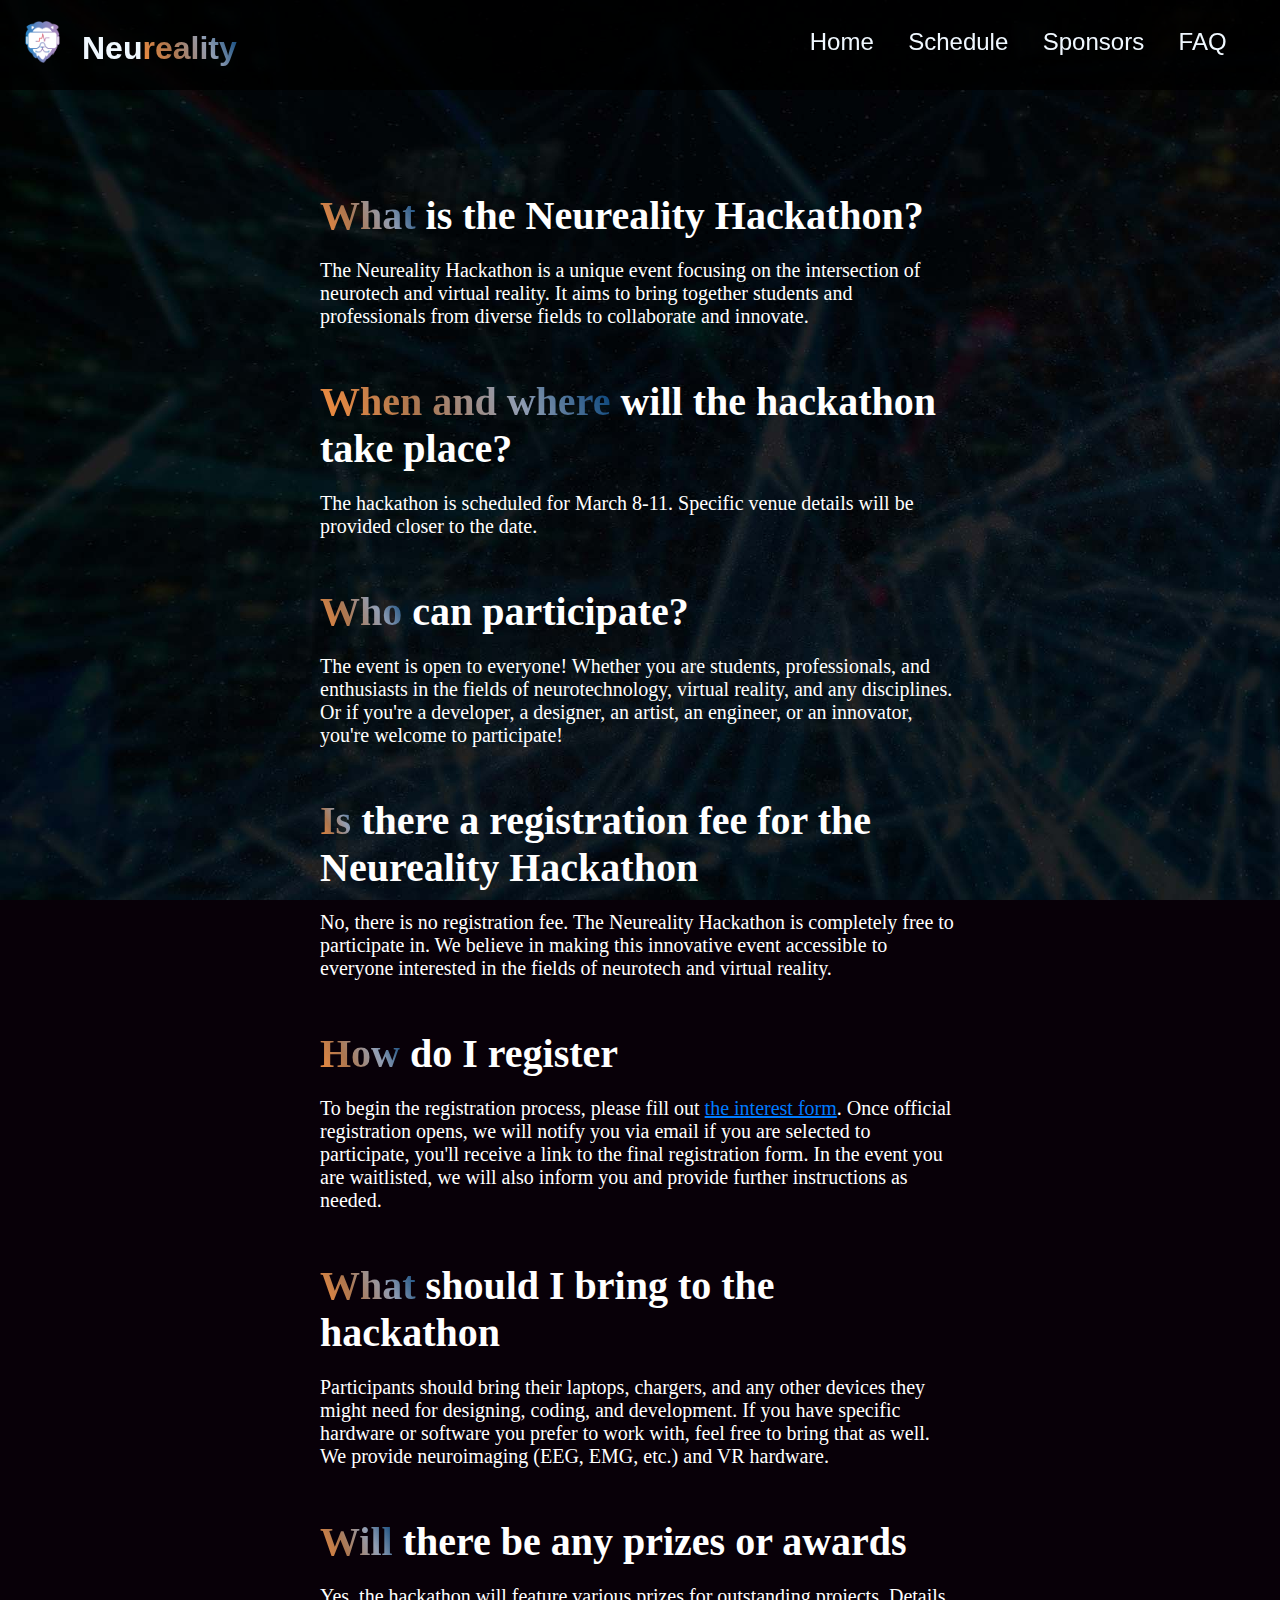
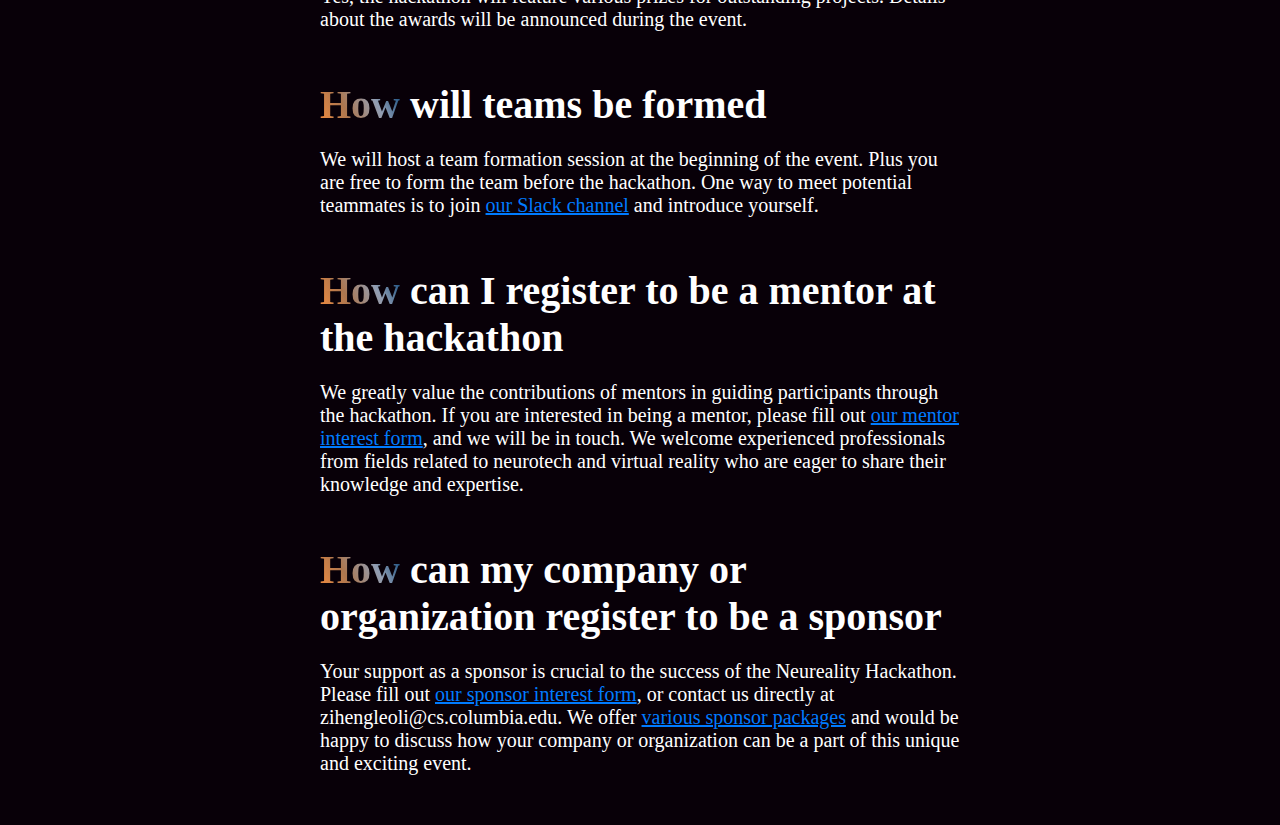
<file: FAQ.html>
<!DOCTYPE html>
<html>

<head>
	<title>Neureality</title>
	<meta charset="utf-8" />
	<meta name="viewport" content="width=device-width, initial-scale=1.0" />
	<!--google font-->
	<link rel="preconnect" href="https://fonts.gstatic.com/">
	<link href="https://fonts.googleapis.com/css?family=Noto+Sans+Tamil&display=swap" rel="stylesheet" />
	<link href="https://fonts.googleapis.com/css?family=Poppins:wght@400;700&display=swap" rel="stylesheet" />
	<link href="./css/hackathon.css" rel="stylesheet" />
	<link rel="stylesheet" href="https://cdnjs.cloudflare.com/ajax/libs/font-awesome/6.4.2/css/all.min.css"/>
	<link rel="stylesheet" href="https://cdnjs.cloudflare.com/ajax/libs/font-awesome/4.7.0/css/font-awesome.min.css">
	<link href="https://fonts.cdnfonts.com/css/thegoodmonolith" rel="stylesheet">



</head>
<body>
	<div id="navbar" class="header">
		<nav>
			<a href="index.html">
				<div id="logo" class="logo">
					<img id="image3" class="logopic" alt="logo" src='images/icon2.png'/>
					<h1 class="neureality">Neu<span class="colortext">reality</span></h1>
				</div>
			</a>

			  <ul class="nav-links">
				<li id="Home"><a href="./hackathon.html">Home</a></li>
				<li id="Events"><a href="./Schedule.html">Schedule</a></li>
				<li id="Team"> <a href="./Sponsors.html">Sponsors</a></li>
				<li id="Contact"><a href="./FAQ.html">FAQ</a></li>
			  </ul>
		</nav>
	</div>

	<div class="text-container5">

		<div class="faq-item">
			<h2 class="FAQ_Q"><span class="colortext_body">What</span> is the Neureality Hackathon?</h2>
			<p class="answer">The Neureality Hackathon is a unique event focusing on the intersection of neurotech and virtual reality. It aims to bring together students and professionals from diverse fields to collaborate and innovate.</p>
		</div>

		<div class="faq-item">
			<h2 class="FAQ_Q"><span class="colortext_body">When and where</span> will the hackathon take place?</h2>
			<p class="answer">The hackathon is scheduled for March 8-11. Specific venue details will be provided closer to the date.</p>
		</div>

		<div class="faq-item">
			<h2 class="FAQ_Q"><span class="colortext_body">Who</span> can participate?</h2>
			<p class="answer">The event is open to everyone! Whether you are students, professionals, and enthusiasts in the fields of neurotechnology, virtual reality, and any disciplines. Or if you're a developer, a designer, an artist, an engineer, or an innovator, you're welcome to participate!</p>
		</div>

		<div class="faq-item">
			<h2 class="FAQ_Q"><span class="colortext_body">Is</span> there a registration fee for the Neureality Hackathon</h2>
			<p class="answer">No, there is no registration fee. The Neureality Hackathon is completely free to participate
				in. We believe in making this innovative event accessible to everyone interested in the fields of neurotech
				and virtual reality.</p>
		</div>

		<div class="faq-item">
			<h2 class="FAQ_Q"><span class="colortext_body">How</span> do I register</h2>
			<p class="answer">To begin the registration process, please fill out <a href="https://forms.gle/TxjTHecqjE2m4uz98">the interest form</a>. Once
				official registration opens, we will notify you via email if you are selected to participate, you'll
				receive a link to the final registration form. In the event you are waitlisted, we will also inform
				you and provide further instructions as needed. </p>
		</div>

		<div class="faq-item">
			<h2 class="FAQ_Q"><span class="colortext_body">What</span> should I bring to the hackathon</h2>
			<p class="answer"> Participants should bring their laptops, chargers, and any other devices they might need
				for designing, coding, and development. If you have specific hardware or software you prefer to work with, feel free
				to bring that as well. We provide neuroimaging (EEG, EMG, etc.) and VR hardware.</p>
		</div>

		<div class="faq-item">
			<h2 class="FAQ_Q"><span class="colortext_body">Will</span> there be any prizes or awards</h2>
			<p class="answer">Yes, the hackathon will feature various prizes for outstanding projects. Details about the
				awards will be announced during the event.</p>
		</div>

		<div class="faq-item">
			<h2 class="FAQ_Q"><span class="colortext_body">How</span> will teams be formed</h2>
			<p class="answer">We will host a team formation session at the beginning of the event. Plus you are free to form the team before the hackathon.
				One way to meet potential teammates is to join <a href="https://join.slack.com/t/neureality-hq/shared_invite/zt-2ay9olb9h-7kbJWaEEiQ0TpYP~S5i3rw">our Slack channel</a> and introduce yourself.
			</p>
		</div>

		<div class="faq-item">
			<h2 class="FAQ_Q"><span class="colortext_body">How</span> can I register to be a mentor at the hackathon</h2>
			<p class="answer">We greatly value the contributions of mentors in guiding participants through the hackathon.
				If you are interested in being a mentor, please fill out <a href="https://forms.gle/ERp9DuYJXSmJnuxS7">our mentor interest form</a>, and
				we will be in touch. We welcome experienced professionals from fields related to neurotech and virtual
				reality who are eager to share their knowledge and expertise.
			</p>
		</div>

		<div class="faq-item">
			<h2 class="FAQ_Q"><span class="colortext_body">How</span> can my company or organization register to be a sponsor</h2>
			<p class="answer">Your support as a sponsor is crucial to the success of the Neureality Hackathon. Please
				fill out <a href="https://forms.gle/SLyajiWubm2TwwH9A">our sponsor interest form</a>, or contact us directly at zihengleoli@cs.columbia.edu. We offer
				<a href="https://github.com/Neureality-CU/Neureality/blob/main/SponsorPackage.pdf">various sponsor packages</a>
				and would be happy to discuss how your company or organization can be a part of
				this unique and exciting event.</p>
		</div>

	</div>



</body>
</html>
</file>
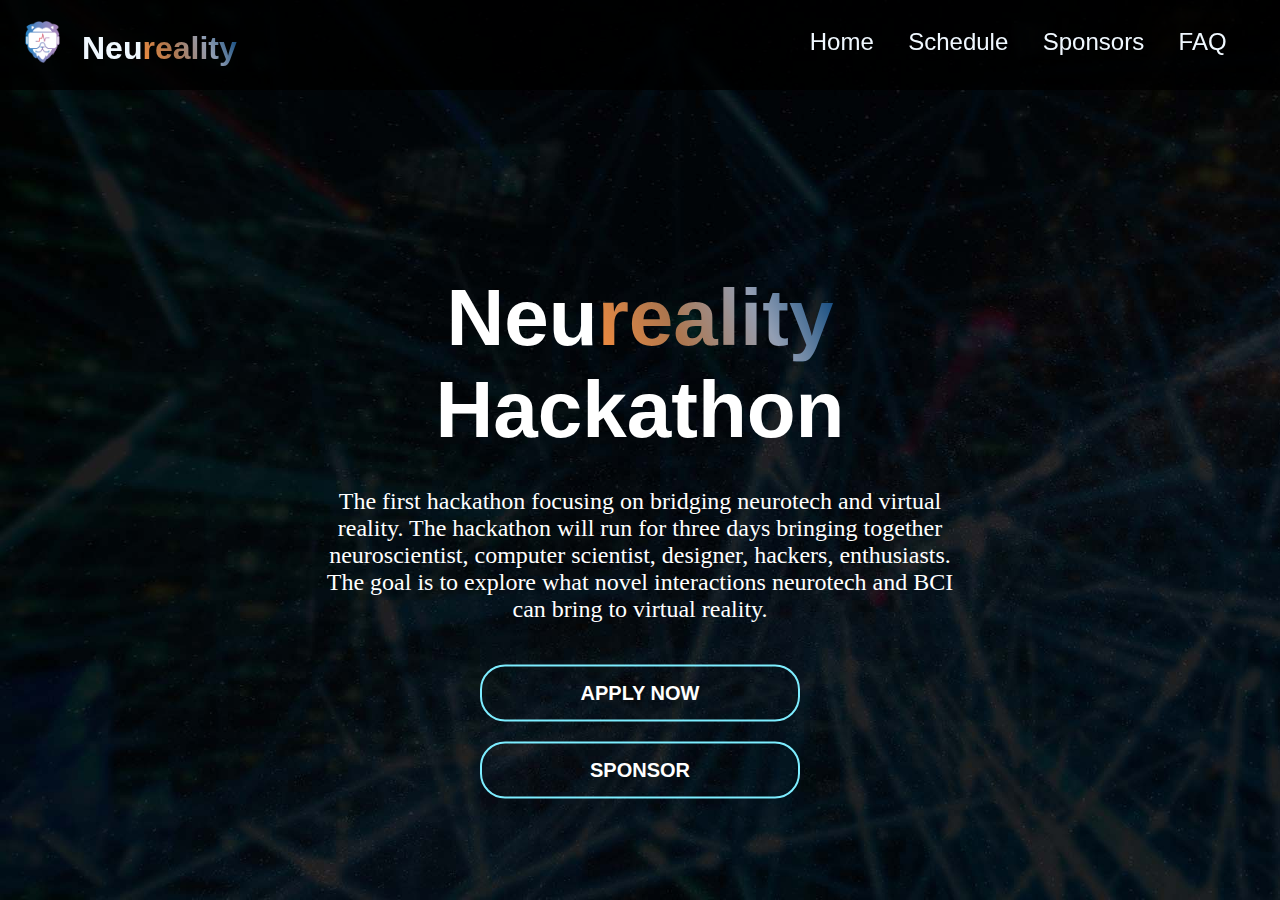
<file: Schedule.html>
<!DOCTYPE html>
<html>

<head>
	<title>Neureality</title>
	<meta charset="utf-8" />
	<meta name="viewport" content="width=device-width, initial-scale=1.0" />
	<!--google font-->
	<link rel="preconnect" href="https://fonts.gstatic.com/">
	<link href="https://fonts.googleapis.com/css?family=Noto+Sans+Tamil&display=swap" rel="stylesheet" />
	<link href="https://fonts.googleapis.com/css?family=Poppins:wght@400;700&display=swap" rel="stylesheet" />
	<link href="./css/hackathon.css" rel="stylesheet" />
	<link rel="stylesheet" href="https://cdnjs.cloudflare.com/ajax/libs/font-awesome/6.4.2/css/all.min.css"/>
	<link rel="stylesheet" href="https://cdnjs.cloudflare.com/ajax/libs/font-awesome/4.7.0/css/font-awesome.min.css">
	<link href="https://fonts.cdnfonts.com/css/thegoodmonolith" rel="stylesheet">



</head>
<body>
	<div id="navbar" class="header">
		<nav>
			<a href="index.html">
				<div id="logo" class="logo">
					<img id="image3" class="logopic" alt="logo" src='images/icon2.png'/>
					<h1 class="neureality">Neu<span class="colortext">reality</span></h1>
				</div>
			</a>

			  <ul class="nav-links">
				<li id="Home"><a href="./hackathon.html">Home</a></li>
				<li id="Events"><a href="./Schedule.html">Schedule</a></li>
				<li id="Team"> <a href="./Sponsors.html">Sponsors</a></li>
				<li id="Contact"><a href="./FAQ.html">FAQ</a></li>
			  </ul>
		</nav>
	</div>

	<div class="text-container">

		<div id="major_word" class="major_word">
			<h1 class="title_word">Neu<span class="colortext">reality</span> Hackathon</h1>
			<p class="subtitle_word">The first hackathon focusing on bridging neurotech and virtual reality. The hackathon will run for three days bringing together neuroscientist, computer scientist, designer, hackers, enthusiasts. The goal is to explore what novel interactions neurotech and BCI can bring to virtual reality.
			</p>
		</div>
		<button id="getstart" class="getstart" type="button" onclick="window.location.href='hackathon.html';"><span1></span1>APPLY NOW</button>
		<button id="getstart" class="getstart" type="button" onclick="window.location.href='hackathon.html';"><span1></span1>SPONSOR</button>
	</div>

</body>
</html>
</file>
<file: css/hackathon.css>
*{
margin: 0;
padding: 0;
font-family: 'TheGoodMonolith', sans-serif, 'JetBrains Mono', monospace;
box-sizing: border-box;

}



.header{
  height: 10vh;
  width: 100%;
background-color:rgba(0,0,0,.8);
  overflow: hidden;
  position: fixed; /* Set the navbar to fixed position */
  top: 0; /* Position the navbar at the top of the page */
  z-index: 2;
}

nav{
display: flex;
align-items: center;
justify-content: space-between;

}

.logo{
  width: 140px;
  display: flex;
  justify-content: space-between;
  margin: 2%;
}
a{
  text-decoration: none;
  color: white;

}

.logo .neureality{
  margin-left: 10%;
  color: aliceblue;
  text-align: center;
  vertical-align: middle;
   margin-top: 10%;
}
.logopic{
  width: 4vw;
  margin-left: 10%;

}

.nav-links{
  padding: 28px 0;
  margin-right: 3%;
}

.nav-links li{
  display:inline-block;
  margin: 0 15px;
}





.nav-links li a{
  text-decoration: none;
  color: aliceblue;
  padding: 5px 0;
  font-size: 24px;
  position: relative;

  background-size: 0% 100%;
  transition: background-size 0.5s ease-out;
}

.nav-links li a:hover{
  width: 100%;

  background: linear-gradient(to right, #7C83FD, #96BAFF, #7DEDFF, #88FFF7);
  background-repeat: no-repeat;

  background-size: 100% 100%;
  -webkit-background-clip: text;
  -webkit-text-fill-color: transparent;
}

body{

  background-color: #080008;

  background-image: url('../images/bg.jpg');
  background-size: cover;
  background-attachment: fixed;


}




.landing{
  position: relative;
  display: flex;
  justify-content: center;
  align-items: center;
  height:100vh;
}

.landing2{
  position: relative;
  display: flex;
  justify-content: center;
  align-items: center;
  height:20vh;
  margin-top:3%;
}

.landing .bg{
  position: absolute;
  top:0;
  left:0;
  width: 100%;
  height: 100%;
  pointer-events: none;

}

.text-container{
  display: block;
  width: 50%;
  position: absolute;
  transform: translate(-50%,-50%);
  top:60%;
  left:50%;
text-align: center;
color: #ffffff;

/*text-shadow: 0 0 10px rgba(0,0,0,0.5);*/
}

.text-container .title_word{
  font-size: 80px;
}

.text-container .title_word2{
  font-size: 30px;

}

.text-container .subtitle_word{
  margin-top:5%;
  margin-bottom:5%;
  font-size: 24px;
  font-family: "JetBrains Mono";
}


.pic{
  width:80%;
  margin-left:10%;
}

.people{
  text-align: center;
}

#leo{
  object-fit: cover;
}


span.colortext{
	background: -webkit-linear-gradient(28deg, #f58d3e,#AC764F,#929EB3, #014078);
            -webkit-background-clip: text;
            -webkit-text-fill-color: transparent;
}


.getstart {

width: 50%;
padding:15px 0;
text-align: center;
margin: 10px 10px;
font-size: 20px;
border-radius: 25px;
border: 2px solid #7DEDFF;
background: transparent;
color:#fff;
cursor: pointer;
position: relative;
overflow: hidden;
    font-weight: bold;
}

span1{
  background: -webkit-linear-gradient(28deg, #f58d3e,#AC764F,#929EB3, #014078);
  height:100%;
  width:0%;
  border-radius: 25px;
  position: absolute;
  left:0;
  bottom: 0;
  z-index: -1;
  transition: 0.6s;

}

.getstart:hover span1{
  width:100%;
}

.getstart:hover{
  border-color:transparent;

}
.nav-links .icon {
  display: none;
}

.text-container2{
  display: block;
  position: relative;
text-align: center;
color: #ffffff;

/*text-shadow: 0 0 10px rgba(0,0,0,0.5);*/
}

.text-container .title_word{
  font-size: 80px;
  font-weight: bold;
}

.text-container .subtitle_word{
  margin-top:5%;
  margin-bottom:5%;
  font-size: 24px;
}

.text-container2{
  padding-top: 40%;
  padding-bottom: 20%;
  margin: auto;
  position: relative;

  width: 75%;

}

.text-container2 .title_word{
  font-size: 80px;
}



.box_container{
  width:1400px;
  margin-top:10%;
  display:flex;
  justify-content: space-between;
  flex-wrap: wrap;
}

.box_container2{
  width:100%;
  margin-top:10%;
  margin-bottom: 10%;
  display:flex;
  justify-content: space-between;
  flex-wrap: wrap;
}



.box_container .box{
  position: relative;
  width:320px;
  height: 300px;
  background:#1c1c1c;
  border-radius: 20px;
  padding: 100px 40px 60px;
  box-shadow: 0 15px 45px rgba(0,0,0,.3);
  -webkit-box-reflect: below 0px linear-gradient(to bottom, rgba(0,0,0,0.0), rgba(0,0,0,0.4));
}

.box_container2 .box{
  position: relative;
  width:30%;
  height: 20%;
  background:#1c1c1c;
  border-radius: 20px;
  padding: 5%;
  }


.box_container .box:before{
  content:'';
  position: absolute;
  top:0;
  left:0;
  width:100%;
  height: 100%;
  border-radius: 20px;
  background:#7C83FD;
  transform:scaleY(0);
  transform-origin: bottom;
  transition: transform 0.5s;
}

.box_container2 .box:before{
  content:'';
  position: absolute;
  top:0;
  left:0;
  width:100%;
  height: 100%;
  border-radius: 20px;
  background:#7C83FD;
  transform:scaleY(0);
  transform-origin: bottom;
  transition: transform 0.5s;
}

.box_container .box:hover:before{
  border-radius: 20px;
  transform: scaleY(1);
  transform-origin: bottom;
  transition: transform 0.5s;
}

.box_container .box h2{
  position: absolute;
  left:40px;
  top:60px;
  font-size: 70px;
  font-weight: 800;
  z-index: 1;
  opacity:0.1;
  transition:0.5s;
}

.box_container .box:hover h2{
  opacity: 1;
  color:#ffffff;
  transform: translateY(-40px);
}


.box_container .box h3{
  position: relative;
  vertical-align: middle;
  font-size: 30px;
  z-index: 2;
  color:#7C83FD;
  transition: 0.5s;
}


.box_container .box .list{
  position: absolute;
  top:90px;
  left:50px;
  text-align: left;
  font-size: 15px;
  z-index: 2;
  color:#fff;
  opacity:0;
  transition: 0.5s;
}

.box_container .box .list li{
  margin-right: 10px;
  font-family: "JetBrains Mono";
}

.box_container .box:hover h3 {
 opacity:0;
  transform:translateY(-100px);
  transition:0.5s;
}

.box_container .box:hover .list{
  opacity: 1;
   transition:0.5s;
  color:#fff;
}

.box_container .box .descrip {
 font-size: 18px;
  position: relative;
  top: 20px;
   opacity: 1;
   transition:0.5s;
  color:#fff;
  font-family: "JetBrains Mono";
}

.box_container .box:hover .descrip {
opacity:0;
  transform:translateY(-100px);
  transition:0.5s;
}


.text-container3{
  padding-top: 5%;
  margin: auto;
  position: relative;
align-items: center;
  width: 80%;

}

.text-container3 .title_word{
  font-size: 80px;
  color:#fff;
  text-align: center;
}


.schedule{
  width: 100%;
  height:100%;
}


.card_sec{
  align-items: center;
  justify-content: center;

}

.card_sec .box_container{
  width:80%;
  height:100%;
  left:10%;
  margin-top:10%;
  display:flex;
  justify-content: space-between;
  flex-wrap: wrap;
  position:relative;
  align-items: center;

}

.card_sec .box_container2{
  width:80%;
  height:100%;
  left:10%;
  margin-top:10%;
  display:flex;
  justify-content: space-between;
  flex-wrap: wrap;
  position:relative;
  align-items: center;

}

.card_sec .box_container .box{
  position: relative;
  width:320px;
  height: 300px;
  background:rgba(255, 255, 255, 0.2);
  border-radius: 20px;
  margin-top: 40px;
  padding: 50px 40px 60px;
  box-shadow: 0 15px 45px rgba(0,0,0,.3);

}

.card_sec .box_container2 .box{
  position: relative;
  width:320px;
  height: 300px;
  background:rgba(255, 255, 255, 0.2);
  border-radius: 20px;
  margin-top: 40px;
  padding: 50px 40px 60px;
  box-shadow: 0 15px 45px rgba(0,0,0,.3);

}

.card_sec .box_container .box:before{
  content:'';
  position: absolute;
  top:0;
  left:0;
  width:100%;
  height: 100%;
  border-radius: 20px;

}

.card_sec .box_container2 .box:before{
  content:'';
  position: absolute;
  top:0;
  left:0;
  width:100%;
  height: 100%;
  border-radius: 20px;

}

.card_sec .box_container .box:hover:before{
  border-radius: 20px;

}

.card_sec .box_container2 .box:hover:before{
  border-radius: 20px;

}

.card_sec .box_container .box h3{
  position: relative;
  vertical-align: middle;
  font-size: 20px;
  z-index: 2;
  color:#fff;
  transition: 0.5s;
}

.card_sec .box_container2 .box h3{
  position: relative;
  vertical-align: middle;
  font-size: 20px;
  z-index: 2;
  color:#fff;
  transition: 0.5s;
}


.text-container3{
  width: 100%;
  position: relative;
text-align: center;
  margin-top:10%;
color: #ffffff;

/*text-shadow: 0 0 10px rgba(0,0,0,0.5);*/
}

.text-container3 .title_word{
font-size: 80px;
}

.cgui{
  width:100%;
}

a{
  text-decoration: none;
  color: white;

}




.card_sec2{
  align-items: center;
  justify-content: center;

}

.card_sec2 .box_container{
  width:80%;
  height:100%;
  left:10%;
  margin-top:10%;
  display:flex;
  justify-content: space-between;
  flex-wrap: wrap;
  position:relative;
  align-items: center;

}

.card_sec2 .box_container2{
  width:50%;
  height:100%;
  left:10%;
  margin-top:10%;
  display:flex;
  justify-content: space-between;
  flex-wrap: wrap;
  position:relative;
  align-items: center;

}

.card_sec2 .box_container .box2{
  position: relative;
  width:320px;
  height: 300px;
  background:rgba(255, 255, 255, 0.2);
  border-radius: 20px;
  margin-top: 40px;
  padding: 2% 40px 60px;
  box-shadow: 0 15px 45px rgba(0,0,0,.3);
  display: flex;
  justify-content: center;
  align-items: center;

}




.card_sec2 .box_container .box2 img{
  margin:auto;

}



.card_sec2 .box_container .box2 h3{
  position: relative;
  vertical-align: middle;
  font-size: 20px;
  z-index: 2;
  color:#fff;
  transition: 0.5s;
  text-align: center;
}

.pic{
  width:80%;
  margin-left:10%;
}

.cgui{
  width:100%;
}

.mission-item{
  margin-top: 20px;
  margin-bottom: 8px;
  text-align: left;
  font-family: "JetBrains Mono"; /* This will override the global setting */
}

.faq-item{
  text-align: left;
  margin-bottom: 50px;
}

.FAQ_Q, .answer {
  font-family: "JetBrains Mono"; /* This will override the global setting */
}

.FAQ_Q{
  font-size: 40px;
  text-align: left;
  font-weight: bold;
  margin-bottom: 20px;

}

.answer{
  font-size: 20px;
  text-align: left;
}

span.colortext_h3{
  background: -webkit-linear-gradient(28deg,#f58d3e,#AC764F,#929EB3, #014078);
  -webkit-background-clip: text;
  -webkit-text-fill-color: transparent;
  font-family: "JetBrains Mono";
}

span.colortext_body{
  background: -webkit-linear-gradient(28deg, #F58D3E,#AC764F,#929EB3,#014078);
  -webkit-background-clip: text;
  -webkit-text-fill-color: transparent;
  font-family: "JetBrains Mono";
}

.faq-item .answer a {
  color: #007bff;
  background-size: 0% 100%;
  transition: background-size 0.5s ease-out;
  text-decoration: underline;
  font-family: "JetBrains Mono";
}

.faq-item .answer a:hover {
  background: linear-gradient(to right, #f58d3e,#AC764F,#929EB3, #014078);
  background-repeat: no-repeat;

  background-size: 100% 100%;
  -webkit-background-clip: text;
  -webkit-text-fill-color: transparent;
}



.title_link a {
  font-size: 1.5em;
  text-align: center;
  color: #007bff;
  background-size: 0% 100%;
  transition: background-size 0.5s ease-out;
  text-decoration: underline;
  font-family: "JetBrains Mono";
}

.title_link a:hover {
  background: linear-gradient(to right, #f58d3e,#AC764F,#929EB3, #014078);
  background-repeat: no-repeat;

  background-size: 100% 100%;
  -webkit-background-clip: text;
  -webkit-text-fill-color: transparent;
}





.text-container4{
  display: block;
  width: 50%;
  top:60%;
  left:50%;
text-align: center;
color: #ffffff;

/*text-shadow: 0 0 10px rgba(0,0,0,0.5);*/
}

.text-container5{
  display: block;
  width:50%;
  margin-top: 15%;
  margin-left:25%;
text-align: center;
color: #ffffff;


/*text-shadow: 0 0 10px rgba(0,0,0,0.5);*/
}

@media only screen and (max-width: 600px) {

  *{
      overflow-x: hidden; /* Hide horizontal scrollbar */
  overflow-y: scroll; /* Add vertical scrollbar */
  }

  .text-container .title_word{
  font-size: 3em;
    text-align: center;
}

.text-container .title_word2{
  font-size: 1.5em;
font-family: "JetBrains Mono";
}

.text-container .subtitle_word{
  margin-top:5%;
  margin-bottom:5%;
  font-size: 0.7em;
  font-family: "JetBrains Mono";
}

.text-container3 .title_word{
font-size: 3em;
}

.text-container2 .title_word{
font-size: 3em;
}


.card_sec .box_container{
  margin:auto;
  display:flex;
  justify-content: space-between;
  flex-wrap: wrap;
  position:relative;
  align-items: center;

}

.text-container2{
  display:flex;
  margin: auto;
  position: relative;


}








.logo{
  width: 40%;
}

.logo .neureality{
  font-size: 1em;
}
.logopic{
  width: 20%;
  margin-left: 5%;

}

.nav-links li a{

  font-size: 1em;

}


.text-container{
  width: 100%;
  padding: 5%;
}



.text-container2{
  display: block;
  position: relative;
text-align: center;

}



.text-container2{
  padding-top: 5%;
  margin: auto;
  position: relative;
align-items: center;
  width: 80%;

}


.box_container{
  width:100%;
  margin-top:10%;
  display:flex;

  flex-wrap: wrap;
  align-items: center;
  justify-content: center;

}

.box_container .box{

  width:320px;
  height: 300px;
  margin-top: 1em;
  border-radius: 20px;
  padding: 100px 40px 60px;

}





.text-container3{
  padding-top: 5%;
  margin: auto;
  position: relative;
align-items: center;


}

.text-container3 .title_word{
  font-size: 3em;
}

.text-container3{
  width: 100%;
  position: relative;
text-align: center;
  margin-top:10%;

}



.card_sec{
  align-items: center;
  justify-content: center;

}




.card_sec .box_container .box:before{

  position: relative;


}


.card_sec .box_container .box{
  position: relative;
  width:20em;
  height: 20em;
  border-radius: 20px;
  margin-top: 40px;
  padding: 50px 40px 60px;
  box-shadow: 0px;


}


.card_sec2 .box_container .box2{
  position: relative;
  width:20em;
  height: 20em;
  background:rgba(255, 255, 255, 0.2);
  border-radius: 20px;
  margin-top: 40px;
  padding: 2% 40px 60px;
  box-shadow: 0 15px 45px rgba(0,0,0,.3);
  display: flex;
  justify-content: center;
  align-items: center;

}


card_sec2 .box_container .box2 img{
  margin:auto;

}



.card_sec2 .box_container .box2 h3{
  position: relative;
  vertical-align: middle;
  font-size: 20px;
  z-index: 2;
  color:#fff;
  transition: 0.5s;
  text-align: center;
}

.box_container .box{
  -webkit-box-reflect: below 0px linear-gradient(to bottom, rgba(0,0,0,0.0), rgba(0,0,0,0));
}


.card_sec .box_container{
  left:0%;

}


}


/* When the screen is less than 600 pixels wide, hide all links, except for the first one ("Home"). Show the link that contains should open and close the topnav (.icon) */
@media only screen and (max-width: 600px) {
  .nav-links li:not(:first-child) {display: none;}
  .nav-links .icon {
    float: right;
    display: block;
  }
}

/* The "responsive" class is added to the topnav with JavaScript when the user clicks on the icon. This class makes the topnav look good on small screens (display the links vertically instead of horizontally) */
@media only screen and (max-width: 600px) {
  .nav-links.responsive {position: relative;}
  .nav-links.responsive .icon {
    position: absolute;
    right: 0;
    top: 0;
  }
  .nav-links.responsive li {
    float: none;
    display: block;
    text-align: left;
  }





}


.wrapper{
  width: 100%;
  height: 100vh;
  overflow: hidden;
}

.wrapper .wrapper__video{
  object-fit: cover;
  width: 100%;
  height: 100%;
}


.footer{
position: fixed;
margin-bottom: 0;
bottom: 0;
  top:80%

  }
  .footer1{

    bottom: 0;
    left: 0;
    right: 0;
    top:80%;
    background: #111;
    height: auto;
    width: 100vw;
    padding: 100px 10%;
    color: #fff;
    text-align: center;
    display: grid;
    grid-template-columns: repeat(3, 1fr);
    vertical-align: top;
  }

.footernews{
flex-grow: 2;

}

.footerlink a{
  display: block;
  text-decoration: none;
  color: #ffffff;
  margin-bottom: 10px;
}

.footerlink a:hover{
  width: 100%;
	background: -webkit-linear-gradient(28deg, #7C83FD, #96BAFF,#7DEDFF,#88FFF7);
            -webkit-background-clip: text;
            -webkit-text-fill-color: transparent;
}

h3{
  margin-bottom: 30px;
}



.emailsubmit{

  padding:10px 30px;
  text-align: center;
  font-size: 20px;
  border-radius: 25px;
  border: 2px solid #7DEDFF;
  background: transparent;
  color:#fff;
  cursor: pointer;
  position: relative;
  overflow: hidden;

}
.
.emailsubmit:hover{
  background: -webkit-linear-gradient(28deg, #7C83FD, #96BAFF,#7DEDFF,#88FFF7);
            -webkit-background-clip: text;
            -webkit-text-fill-color: transparent;

}

.footer2{
  position: relative;
    bottom: 0;
    left: 0;
    right: 0;
    top:-10px;
    background: #111;
    height: auto;
    width: 100vw;
    padding: 100px 10%;
    color: #fff;
    display:flex;
    text-align: center;
    text-decoration: none;

}

.footercontect a{
  display: block;
  text-decoration: none;
  color: #ffffff;
}

.footer1 h3{
color: #96BAFF;
}

.box_container2 .box {
  cursor: pointer;
}

.box_container .box {
  cursor: pointer;
}
</file>
<file: css/timeline.css>
.schedule_sec {
  display: block;
  justify-content: center;
  align-items: center;
  align-content: center;
  width: 100%;
}

.schedule_sec .text-container3 {
  width: 100%;
  height: 100%;
  margin-top: 10%;
  display: block;
  position: relative;
  align-items: center;
}
/* Timeline Container */
.timeline {
margin: 0 auto;
  width: 50%;
}

/* Card container */
.card {
  position: relative;
  max-width: 800px;
}

/* setting padding based on even or odd */
.card:nth-child(odd) {
  padding: 30px 0 30px 30px;
}
.card:nth-child(even) {
  padding: 30px 30px 30px 0;
}
/* Global ::before */
.card::before {
  content: "";
  position: absolute;
  width: 50%;
  border: 2px solid #7DEDFF;
}

/* Setting the border of top, bottom, left */
.card:nth-child(odd)::before {
  left: 0px;
  top: -4.5px;
  bottom: -4.5px;
  border-width: 5px 0 5px 5px;
  border-radius: 50px 0 0 50px;
}

/* Setting the border of top, bottom, right */
.card:nth-child(even)::before {
  right: 0;
  top: 0;
  bottom: 0;
  border-width: 5px 5px 5px 0;
  border-radius: 0 50px 50px 0;
}

/* Removing the border if it is the first card */
.card:first-child::before {
  border-top: 0;
  border-top-left-radius: 0;
}

/* Removing the border if it is the last card  and it's odd */
.card:last-child:nth-child(odd)::before {
  border-bottom: 0;
  border-bottom-left-radius: 0;
}

/* Removing the border if it is the last card  and it's even */
.card:last-child:nth-child(even)::before {
  border-bottom: 0;
  border-bottom-right-radius: 0;
}

/* Information about the timeline */
.info {
  display: flex;
  flex-direction: column;
  background: #333;
  color: gray;
  border-radius: 10px;
  padding: 10px;
}

/* Title of the card */
.title {
  color: #7DEDFF;
  position: relative;
}

/* Timeline dot  */
.title::before {
  content: "";
  position: absolute;
  width: 10px;
  height: 10px;
  background: white;
  border-radius: 999px;
  border: 2px solid #7DEDFF;
}

/* text right if the card is even  */
.card:nth-child(even) > .info > .title {
  text-align: right;
}

/* setting dot to the left if the card is odd */
.card:nth-child(odd) > .info > .title::before {
  left: -45px;
}

/* setting dot to the right if the card is odd */
.card:nth-child(even) > .info > .title::before {
  right: -45px;
}

.timeline {
  font-family:'JetBrains Mono';
}

table{
  color: #c1c8c9;
}
th{
  color: #7DEDFF;

}

@media only screen and (max-width: 600px) {
  .timeline {
margin: 0 auto;
  width: 100%;

}

  .timeline table{
    font: 1em sans-serif;
  }
  .timeline .title{
font-size: 0.5em;
  }

  .card:nth-child(odd)::before {
  left: 0px;
  top: 0px;
  bottom: 0px;
  border-width: 5px 0 5px 5px;
  border-radius: 50px 0 0 50px;
}
}
</file>
